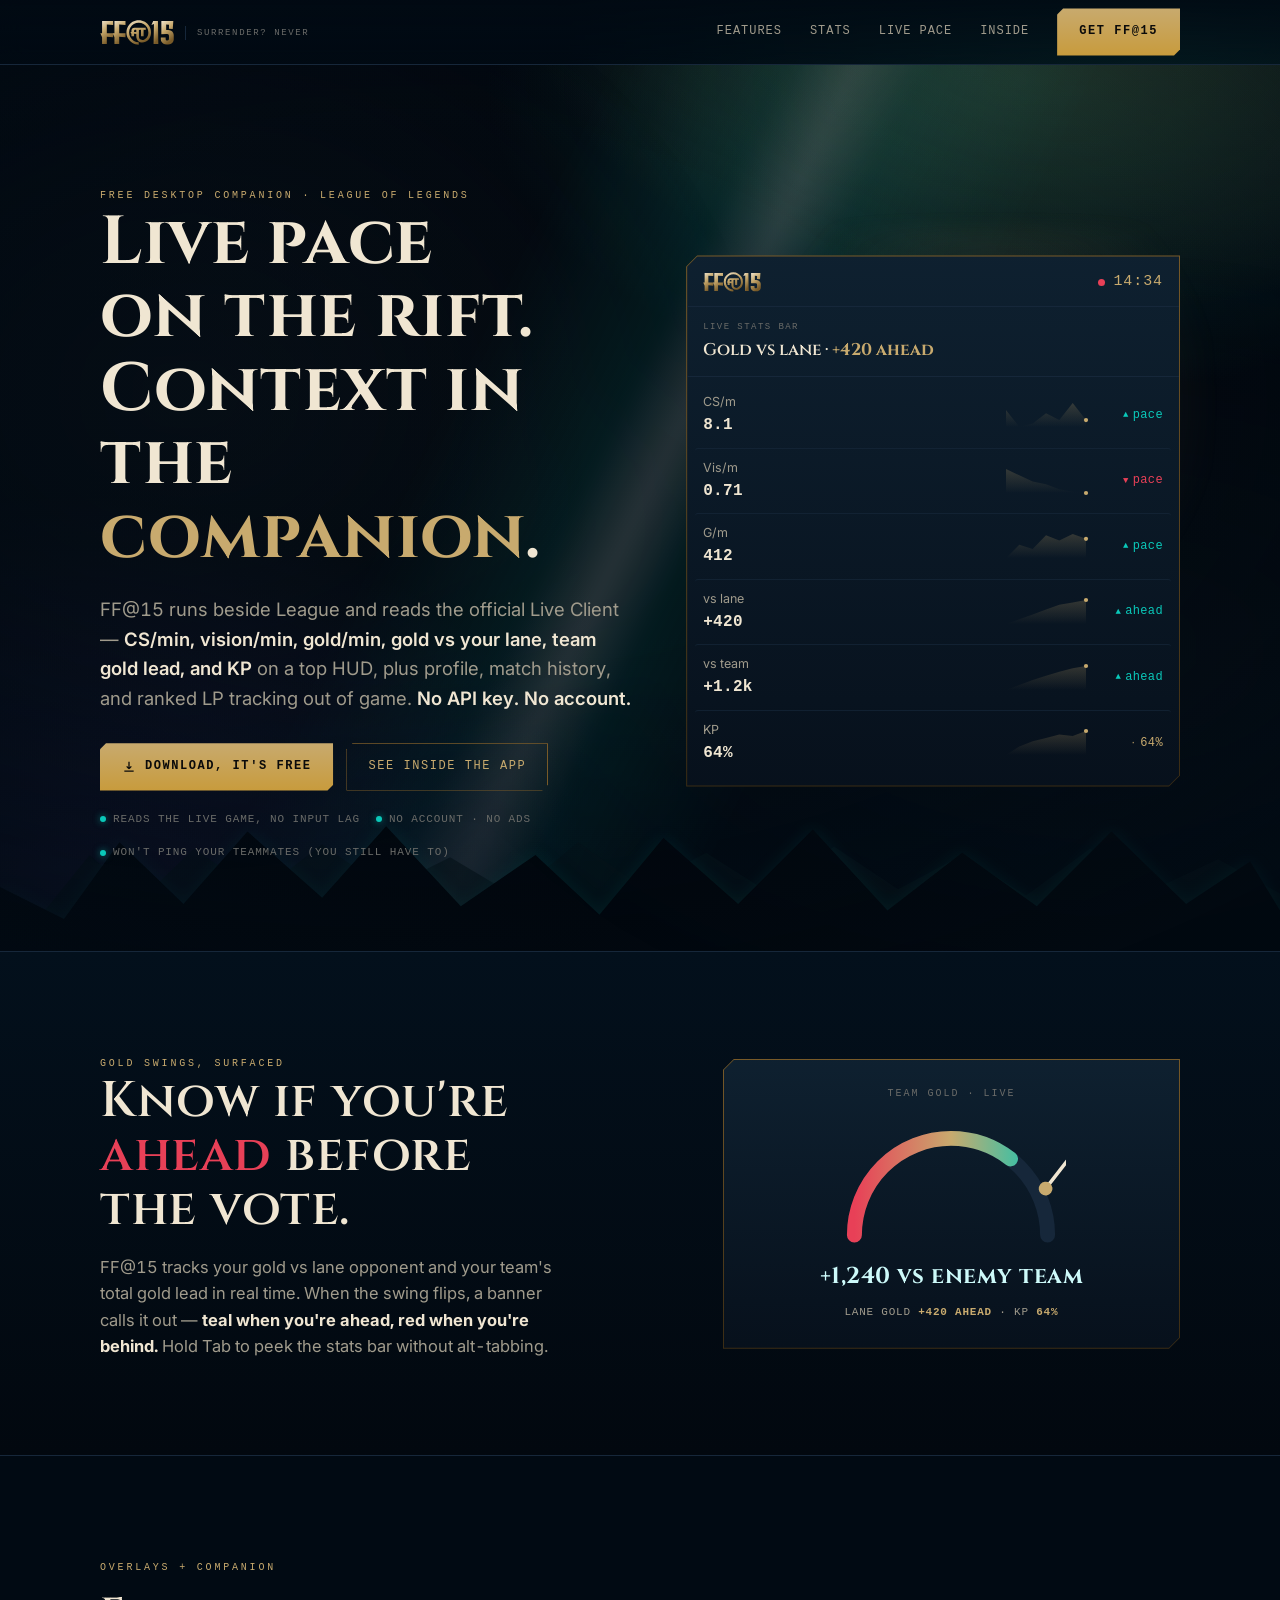
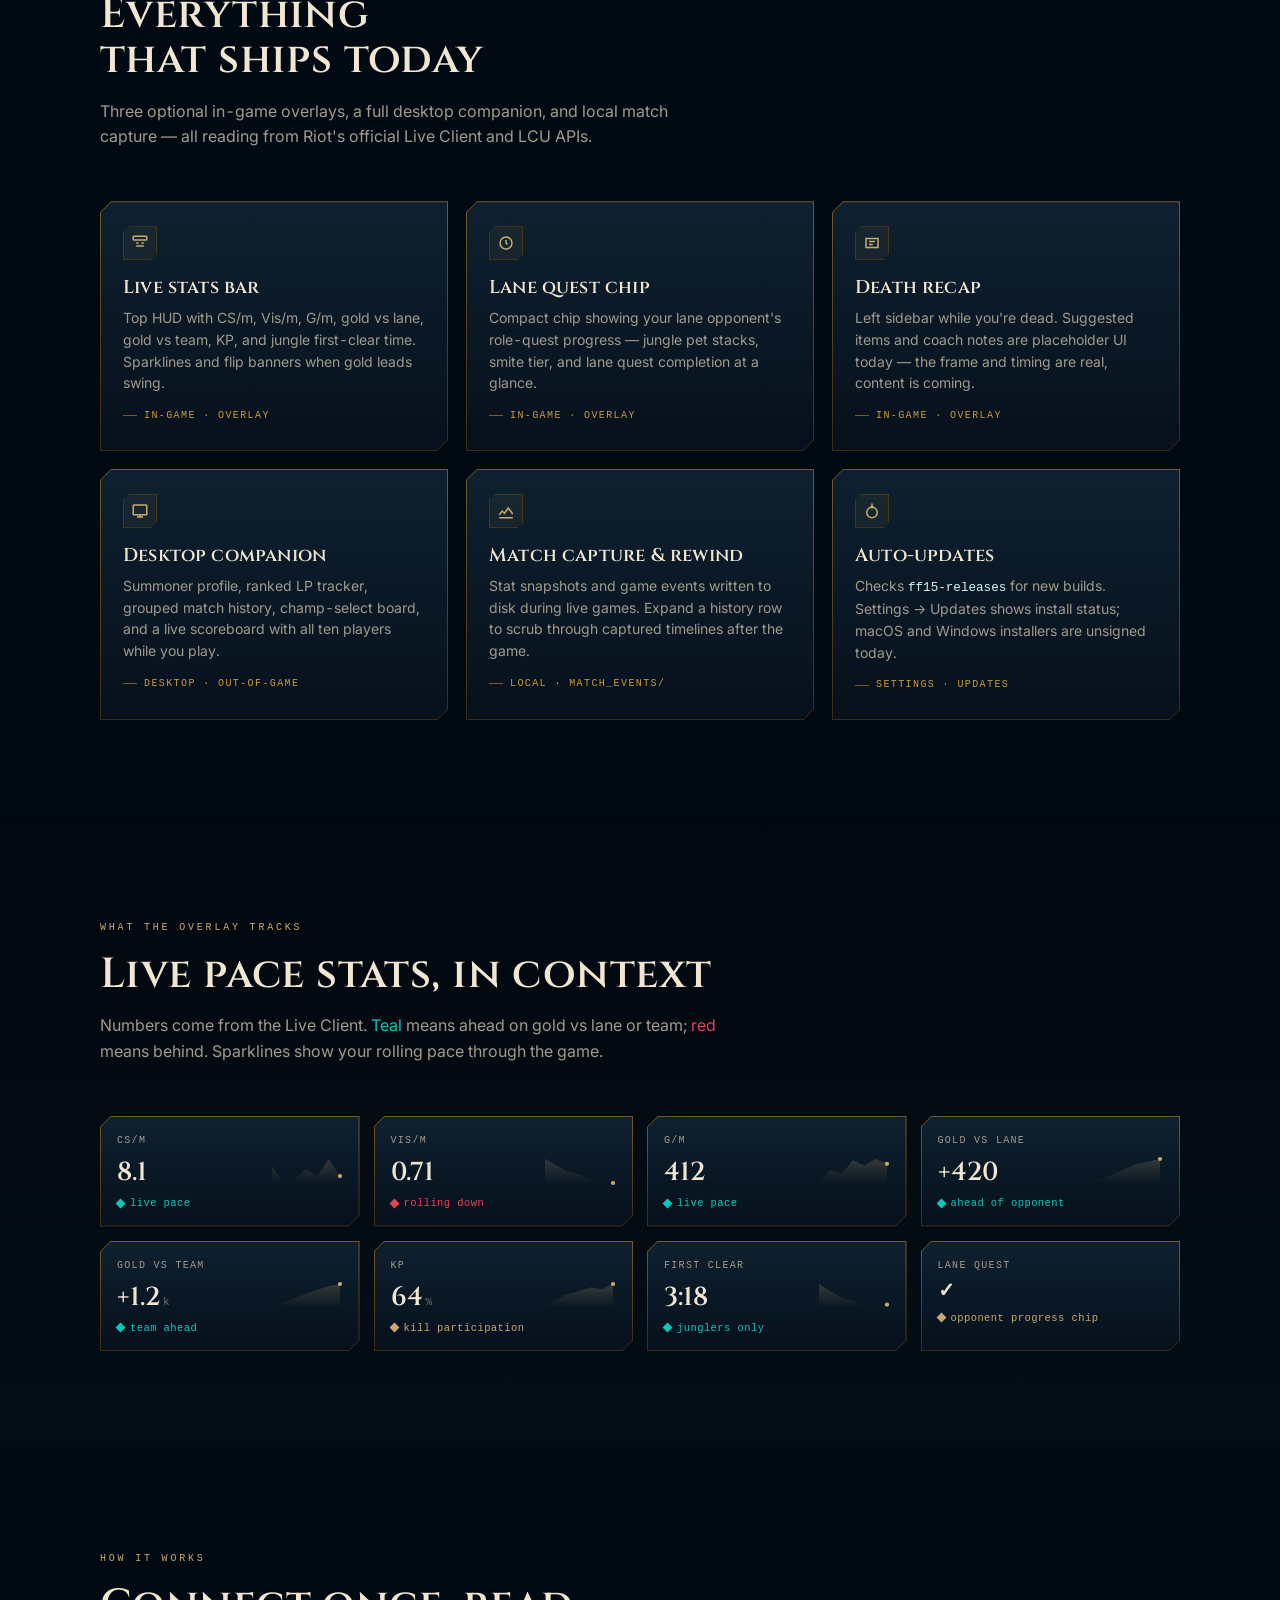
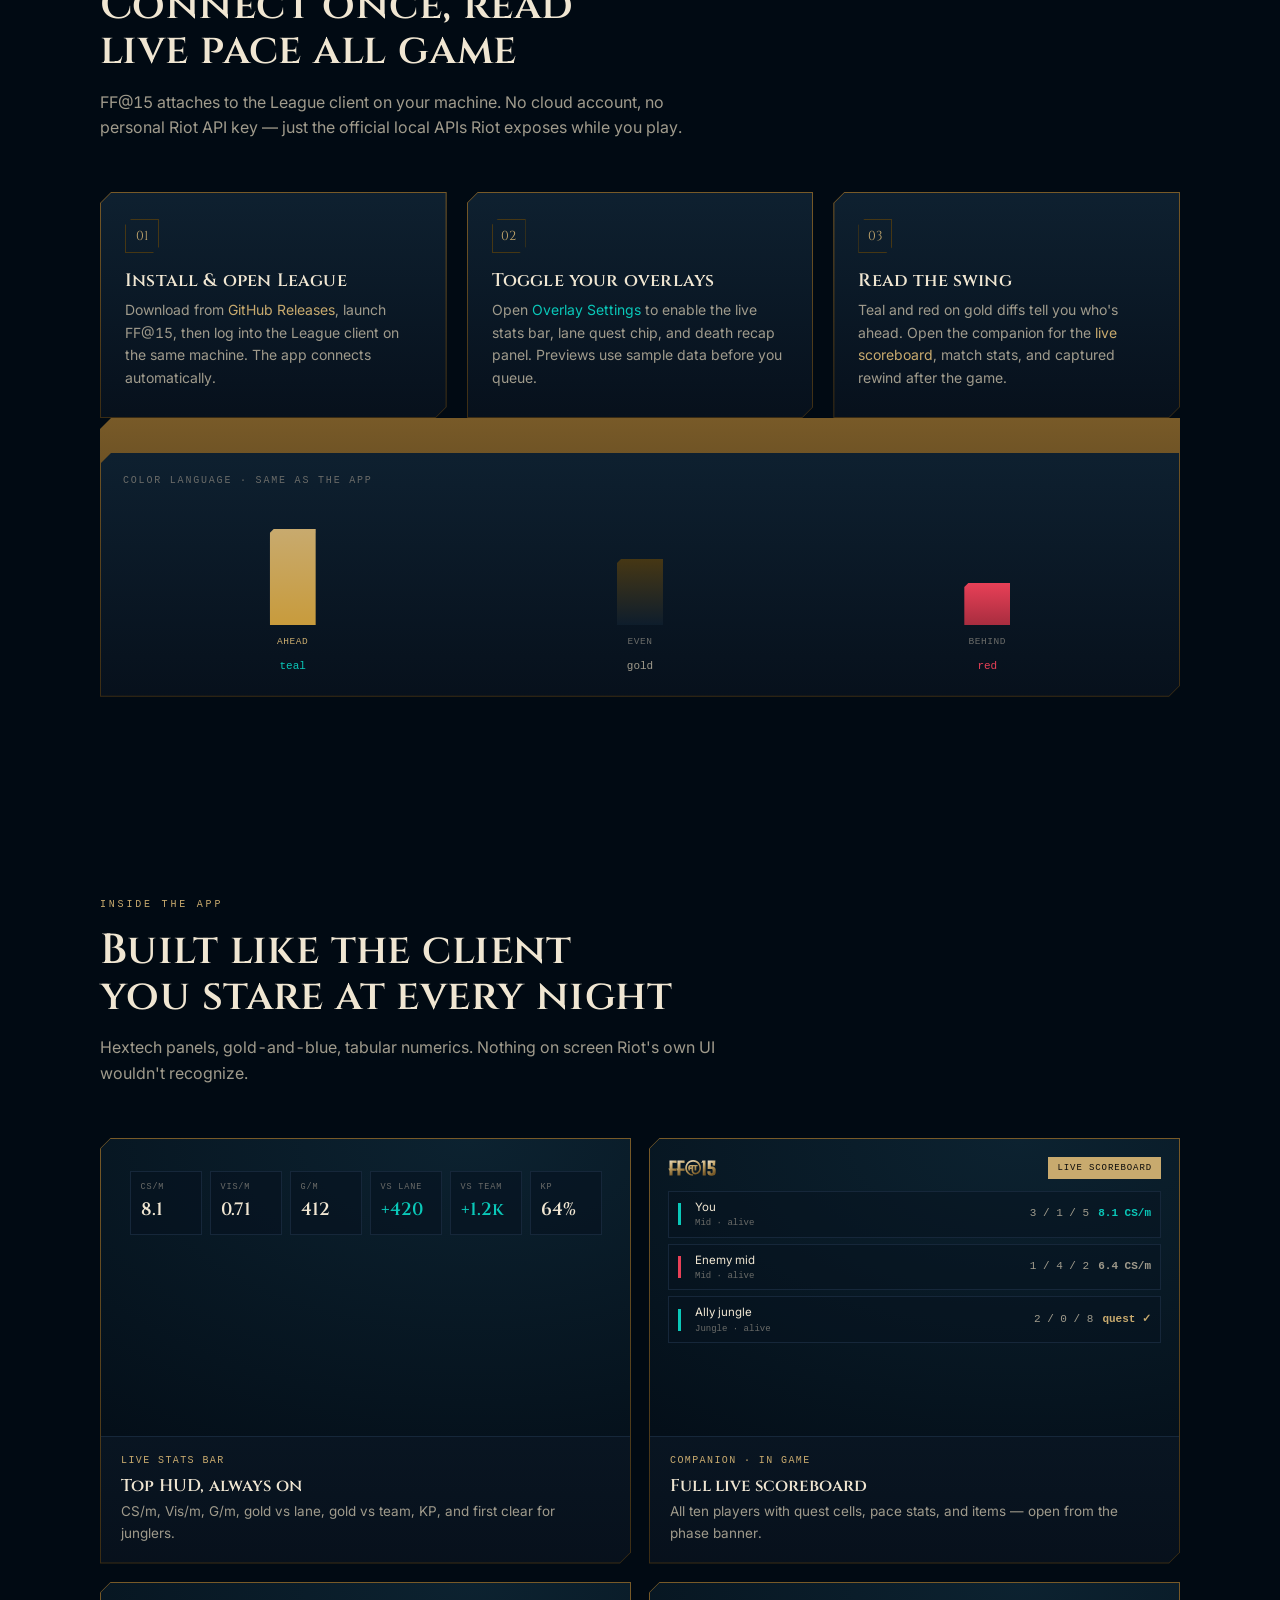
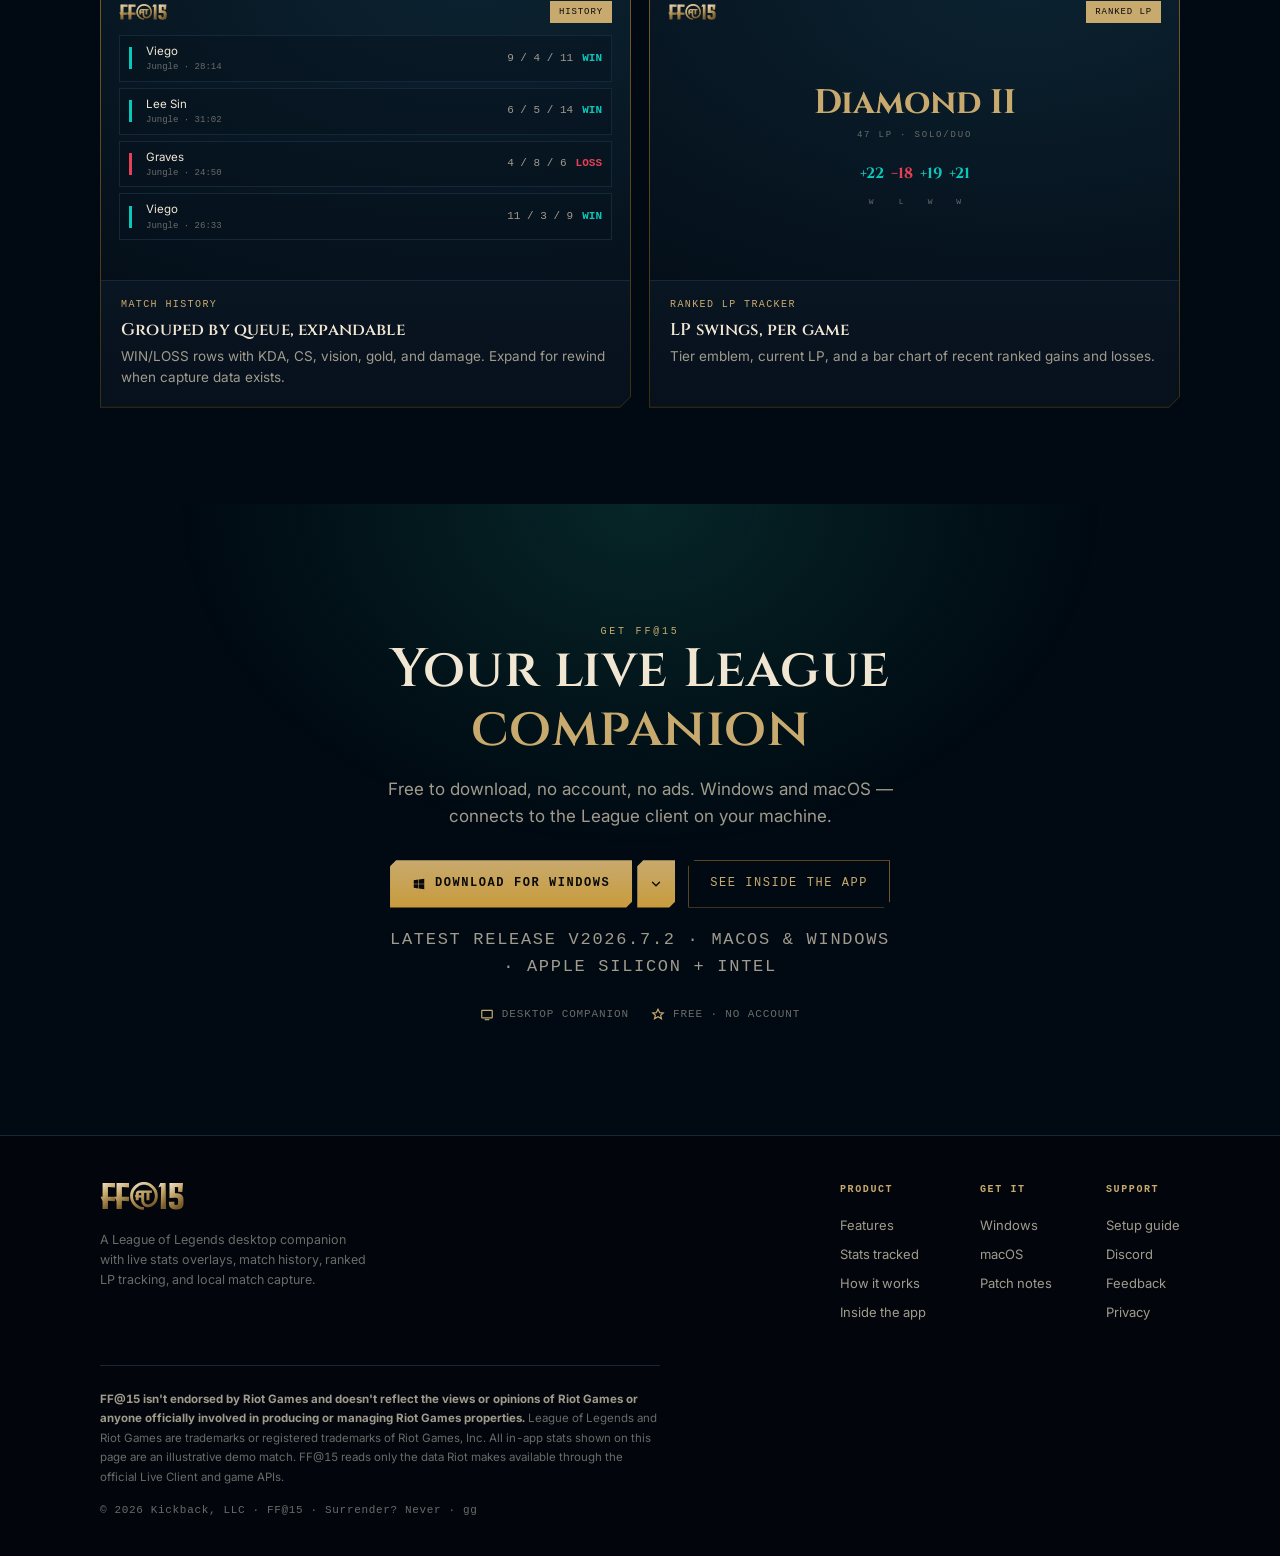
<file: index.html>
<!doctype html>
<html lang="en">
<head>
<meta charset="utf-8"/>
<meta name="viewport" content="width=device-width,initial-scale=1"/>
<title>FF@15: Live League companion &amp; overlay</title>
<meta name="description" content="Free desktop companion for League of Legends — live stats overlays (CS/min, gold pace vs lane and team, vision, KP), match history, ranked LP tracking, and match rewind."/>
<meta name="theme-color" content="#010A13"/>

<!-- ====== Social / Open Graph ======
     Replace https://ff15gg.com with your real deployed domain before going live.
     og:image MUST be an absolute URL for previews to render. -->
<link rel="canonical" href="https://ff15gg.com/"/>
<meta property="og:type" content="website"/>
<meta property="og:site_name" content="FF@15"/>
<meta property="og:url" content="https://ff15gg.com/"/>
<meta property="og:title" content="FF@15: Live League companion &amp; overlay"/>
<meta property="og:description" content="Free desktop companion for League of Legends — live stats overlays, match history, ranked LP tracking, and captured match rewind."/>
<meta property="og:image" content="https://ff15gg.com/og-image.png"/>
<meta property="og:image:secure_url" content="https://ff15gg.com/og-image.png"/>
<meta property="og:image:type" content="image/png"/>
<meta property="og:image:width" content="1200"/>
<meta property="og:image:height" content="630"/>
<meta property="og:image:alt" content="FF@15 live overlay over Summoner's Rift at night. Live stats bar with CS/m, gold vs lane, and team gold lead."/>
<meta name="twitter:card" content="summary_large_image"/>
<meta name="twitter:title" content="FF@15: Live League companion &amp; overlay"/>
<meta name="twitter:description" content="Free desktop companion for League of Legends — live stats overlays, match history, ranked LP tracking, and captured match rewind."/>
<meta name="twitter:image" content="https://ff15gg.com/og-image.png"/>
<meta name="twitter:image:alt" content="FF@15 live overlay over Summoner's Rift at night."/>

<link rel="stylesheet" href="/assets/ff15-tokens.css"/>
<style>
  :root{
    --bg-2:#02060c;
    --red:var(--behind);
  }
  *{box-sizing:border-box;margin:0;padding:0}
  html{scroll-behavior:smooth;overflow-x:hidden}
  svg.spk{display:block;width:100%;min-width:0;max-width:100%}
  body{
    background:var(--bg);color:var(--fg);font-family:var(--fb);line-height:1.6;
    -webkit-font-smoothing:antialiased;font-variant-numeric:tabular-nums;overflow-x:hidden;
  }
  /* hairline rune grid wash across the page */
  body::before{content:"";position:fixed;inset:0;pointer-events:none;z-index:0;opacity:.4;
    background:linear-gradient(transparent 96%,rgba(120,90,40,.05) 96%) 0 0/100% 44px,
      linear-gradient(90deg,transparent 96%,rgba(120,90,40,.05) 96%) 0 0/44px 100%;
    mask:radial-gradient(140% 70% at 50% 0%,#000,transparent 78%);}
  .wrap{max-width:1160px;margin:0 auto;padding:0 clamp(18px,4vw,40px);position:relative;z-index:1}
  a{color:inherit;text-decoration:none}
  h1,h2,h3{font-family:var(--fd);font-weight:600;letter-spacing:.01em;line-height:1.08;text-wrap:balance}
  .mono{font-family:var(--fm)}
  .kicker{color:var(--gold)}

  /* ---- buttons ---- */
  .btn{display:inline-flex;align-items:center;gap:9px;font-family:var(--fm);font-size:12px;
    letter-spacing:.13em;text-transform:uppercase;padding:14px 22px;cursor:pointer;border:0;
    clip-path:var(--bevel-btn);transition:transform .15s,filter .15s,background .15s;position:relative}
  .btn:hover{transform:translateY(-2px)}
  .btn-gold{background:linear-gradient(180deg,var(--gold),var(--gold-2));color:#0a0a0a;font-weight:700;
    box-shadow:0 6px 22px rgba(200,155,60,.28)}
  .btn-gold:hover{filter:brightness(1.08)}
  .btn-ghost{background:transparent;color:var(--gold);box-shadow:inset 0 0 0 1px var(--border-gold)}
  .btn-ghost:hover{background:rgba(200,170,110,.07);color:var(--blue-light);box-shadow:inset 0 0 0 1px var(--gold)}
  .btn svg{width:14px;height:14px}

  /* ---- nav ---- */
  header.nav{position:sticky;top:0;z-index:50;backdrop-filter:blur(12px);-webkit-backdrop-filter:blur(12px);
    background:linear-gradient(180deg,rgba(1,10,19,.92),rgba(1,10,19,.62));border-bottom:1px solid var(--line)}
  .nav-in{display:flex;align-items:center;gap:22px;height:64px}
  .brand{display:flex;align-items:center;gap:11px}
  .brand .logo{width:74px;height:25px;display:block}
  .brand .tag{font-family:var(--fm);font-size:9px;letter-spacing:.18em;color:var(--dim);text-transform:uppercase;
    border-left:1px solid var(--line);padding-left:11px;margin-top:2px}
  .nav-links{margin-left:auto;display:flex;align-items:center;gap:28px}
  .nav-links a.lk{font-family:var(--fm);font-size:12px;letter-spacing:.08em;color:var(--muted);text-transform:uppercase;transition:color .15s}
  .nav-links a.lk:hover{color:var(--gold)}
  @media(max-width:780px){.nav-links a.lk{display:none}}

  /* ---- hero ---- */
  .hero{position:relative;padding:clamp(64px,9vw,118px) 0 clamp(56px,7vw,92px)}
  .hero::before{content:"";position:absolute;inset:-10% -20% auto;height:120%;z-index:0;pointer-events:none;
    background:radial-gradient(60% 70% at 78% 8%,rgba(16,80,72,.55),transparent 55%),
      radial-gradient(55% 60% at 8% 80%,rgba(40,35,80,.4),transparent 60%);}
  .hero-grid{position:relative;z-index:1;display:grid;grid-template-columns:1.04fr .96fr;gap:clamp(28px,4vw,56px);align-items:center}
  @media(max-width:900px){.hero-grid{grid-template-columns:1fr;gap:42px}}
  .hero h1{font-size:clamp(38px,6vw,68px);font-weight:700}
  .hero h1 .em{color:var(--gold)}
  .hero h1 .ff{color:var(--red);white-space:nowrap}
  .hero .lede{color:var(--muted);font-size:clamp(15px,1.6vw,18.5px);margin-top:22px;max-width:52ch}
  .hero .lede b{color:var(--fg);font-weight:600}
  .hero-cta{display:flex;gap:13px;flex-wrap:wrap;margin-top:30px}
  .hero-sub{display:flex;gap:16px;flex-wrap:wrap;margin-top:20px;font-family:var(--fm);font-size:11px;
    letter-spacing:.08em;color:var(--dim);text-transform:uppercase}
  .hero-sub span{display:inline-flex;align-items:center;gap:7px}
  .hero-sub .dot{width:6px;height:6px;border-radius:50%;background:var(--blue);box-shadow:0 0 7px rgba(10,200,185,.6)}

  /* ---- Summoner's Rift at night (original CSS/SVG scene) ---- */
  .rift{position:absolute;inset:0;z-index:0;overflow:hidden;pointer-events:none}
  .rift>*{position:absolute}
  .rift .sky{inset:0;background:
    radial-gradient(78% 66% at 84% -8%,rgba(200,155,60,.20),transparent 55%),
    radial-gradient(70% 60% at 80% 2%,rgba(16,92,84,.50),transparent 60%),
    radial-gradient(64% 70% at 6% 92%,rgba(44,38,92,.40),transparent 62%),
    linear-gradient(180deg,#02070e 0%,#01060c 58%,var(--bg) 100%)}
  /* river of light cutting diagonally toward the horizon */
  .rift .river{inset:-24% -12%;
    background:linear-gradient(116deg,transparent 39%,rgba(10,200,185,.09) 47%,rgba(205,250,250,.17) 50%,rgba(10,200,185,.09) 53%,transparent 61%);
    filter:blur(7px);mix-blend-mode:screen}
  .rift .trees{bottom:0;left:0;width:100%;height:auto;display:block}
  .rift .trees.far{opacity:.62}
  .rift .trees.near{filter:drop-shadow(0 -1px 8px rgba(10,200,185,.11))}
  .rift .fog{inset:-30%;filter:blur(34px);
    background:radial-gradient(40% 48% at 28% 42%,rgba(120,150,160,.07),transparent 70%),
      radial-gradient(48% 40% at 72% 60%,rgba(80,112,124,.06),transparent 70%);
    animation:riftFog 28s ease-in-out infinite alternate}
  @keyframes riftFog{from{transform:translate3d(-2%,0,0)}to{transform:translate3d(3.5%,-2%,0)}}
  .rift .motes i{position:absolute;width:3px;height:3px;border-radius:50%;background:var(--gold);
    box-shadow:0 0 7px 1px rgba(200,170,110,.7);opacity:0;animation:riftMote linear infinite}
  .rift .motes i.t{background:var(--blue-light);box-shadow:0 0 7px 1px rgba(10,200,185,.7)}
  @keyframes riftMote{0%{opacity:0;transform:translateY(12px) scale(.8)}
    16%{opacity:.9}82%{opacity:.65}100%{opacity:0;transform:translateY(-64px) scale(1.05)}}
  /* vignette keeps the copy column dark + legible */
  .rift .vig{inset:0;background:
    radial-gradient(120% 95% at 32% 38%,transparent 32%,rgba(1,10,19,.5) 80%),
    linear-gradient(90deg,rgba(1,10,19,.58),transparent 47%)}
  @media(prefers-reduced-motion:reduce){.rift .fog,.rift .motes i{animation:none}}

  /* ---- hero HUD mockup ---- */
  .hud{position:relative}
  .hud-glow{position:absolute;inset:-30px;background:radial-gradient(60% 60% at 60% 30%,rgba(200,170,110,.16),transparent 70%);filter:blur(8px);z-index:0}
  .hud-card{position:relative;z-index:1}
  .hud-top{display:flex;align-items:center;gap:12px;padding:14px 16px 12px;border-bottom:1px solid var(--line)}
  .hud-top .logo{width:58px;height:20px}
  .clock{margin-left:auto;display:flex;align-items:center;gap:8px}
  .clock .live{width:7px;height:7px;border-radius:50%;background:var(--red);box-shadow:0 0 0 0 rgba(232,64,87,.6);animation:pulse 1.8s infinite}
  @keyframes pulse{0%{box-shadow:0 0 0 0 rgba(232,64,87,.55)}70%{box-shadow:0 0 0 8px rgba(232,64,87,0)}100%{box-shadow:0 0 0 0 rgba(232,64,87,0)}}
  .clock .t{font-family:var(--fm);font-size:15px;color:var(--gold);letter-spacing:.06em}
  .pace{padding:13px 16px;border-bottom:1px solid var(--line);display:flex;align-items:center;gap:13px}
  .pace .ring{width:42px;height:42px;flex:0 0 auto}
  .pace .pace-txt .lab{font-family:var(--fm);font-size:9px;letter-spacing:.16em;color:var(--dim);text-transform:uppercase}
  .pace .pace-txt .val{font-family:var(--fd);font-size:17px;color:var(--fg);font-weight:600;margin-top:1px}
  .pace .pace-txt .val b{color:var(--gold)}
  .rows{padding:6px 8px 10px}
  .row{display:grid;grid-template-columns:1fr 86px 64px;align-items:center;gap:10px;padding:9px 8px;border-radius:3px}
  .row+.row{border-top:1px solid rgba(22,39,58,.7)}
  .row .name{font-size:12.5px;color:var(--muted)}
  .row .name b{display:block;color:var(--fg);font-size:16px;font-family:var(--fm);letter-spacing:.02em;margin-top:1px}
  .row .spk{height:30px}
  .row .delta{justify-self:end;font-family:var(--fm);font-size:12px;letter-spacing:.03em;display:flex;align-items:center;gap:4px;white-space:nowrap}
  .up{color:var(--ahead)} .down{color:var(--behind)} .on{color:var(--gold)}
  .row .delta .ar{font-size:9px}

  /* ---- section scaffolding ---- */
  section{position:relative;padding:clamp(56px,8vw,96px) 0}
  .sec-head{max-width:62ch;margin-bottom:clamp(34px,4vw,52px)}
  .sec-head h2{font-size:clamp(26px,3.6vw,42px);margin-top:14px}
  .sec-head p{color:var(--muted);font-size:16px;margin-top:16px}
  .divider{height:1px;background:linear-gradient(90deg,transparent,var(--border-gold),transparent);opacity:.5}

  /* reveal */
  .rv{opacity:0;transform:translateY(22px);transition:opacity .7s cubic-bezier(.2,.7,.2,1),transform .7s cubic-bezier(.2,.7,.2,1)}
  .rv.in{opacity:1;transform:none}

  /* ---- hook band ---- */
  .hook{background:linear-gradient(180deg,#03101c,#02080f);border-top:1px solid var(--line);border-bottom:1px solid var(--line)}
  .hook-grid{display:grid;grid-template-columns:1.1fr .9fr;gap:clamp(30px,5vw,64px);align-items:center}
  @media(max-width:820px){.hook-grid{grid-template-columns:1fr;gap:36px}}
  .hook h2{font-size:clamp(28px,4.2vw,50px)}
  .hook h2 .slash{color:var(--red)}
  .hook p{color:var(--muted);font-size:16.5px;margin-top:18px;max-width:46ch}
  .hook p b{color:var(--fg)}
  /* verdict gauge */
  .verdict{padding:26px 24px;text-align:center}
  .verdict .lab{font-family:var(--fm);font-size:10px;letter-spacing:.2em;color:var(--dim);text-transform:uppercase}
  .gauge{width:230px;max-width:80%;margin:18px auto 4px;display:block}
  .verdict .call{font-family:var(--fd);font-size:23px;font-weight:700;color:var(--blue-light);margin-top:6px;letter-spacing:.02em}
  .verdict .sub{font-family:var(--fm);font-size:11px;letter-spacing:.07em;color:var(--muted);margin-top:8px;text-transform:uppercase}
  .verdict .sub b{color:var(--gold)}

  /* ---- features ---- */
  .feat-grid{display:grid;grid-template-columns:repeat(3,1fr);gap:18px}
  @media(max-width:900px){.feat-grid{grid-template-columns:repeat(2,1fr)}}
  @media(max-width:600px){.feat-grid{grid-template-columns:1fr}}
  .feat{padding:24px 22px 26px;height:100%}
  .feat .ic{width:34px;height:34px;display:grid;place-items:center;color:var(--gold);
    box-shadow:inset 0 0 0 1px var(--line-gold);clip-path:var(--bevel-sm);background:rgba(200,170,110,.06)}
  .feat .ic svg{width:18px;height:18px}
  .feat h3{font-size:18.5px;margin-top:18px;color:var(--fg)}
  .feat p{color:var(--muted);font-size:14px;margin-top:9px;line-height:1.55}
  .feat .meta{font-family:var(--fm);font-size:10px;letter-spacing:.14em;text-transform:uppercase;color:var(--gold-2);margin-top:14px;display:flex;align-items:center;gap:7px}
  .feat .meta::before{content:"";width:14px;height:1px;background:var(--border-gold)}

  /* ---- stats tracked ---- */
  .stats{background:linear-gradient(180deg,#02080f,#040d16)}
  .stat-grid{display:grid;grid-template-columns:repeat(4,1fr);gap:14px}
  @media(max-width:860px){.stat-grid{grid-template-columns:repeat(2,1fr)}}
  .stat{padding:16px 16px 14px}
  .stat .sn{font-family:var(--fm);font-size:10px;letter-spacing:.13em;text-transform:uppercase;color:var(--muted)}
  .stat .row2{display:flex;align-items:flex-end;justify-content:space-between;gap:8px;margin-top:7px}
  .stat .v{font-family:var(--fd);font-size:26px;font-weight:600;color:var(--fg);line-height:1}
  .stat .v small{font-family:var(--fm);font-size:11px;color:var(--dim);font-weight:400;margin-left:3px}
  .stat .spk{height:30px;width:74px;flex:0 0 auto}
  .stat .bm{font-family:var(--fm);font-size:10.5px;letter-spacing:.04em;margin-top:9px;display:flex;align-items:center;gap:6px}
  .stat .bm .pip{width:7px;height:7px;transform:rotate(45deg)}

  /* ---- how it works ---- */
  .steps{display:grid;grid-template-columns:repeat(3,1fr);gap:20px;counter-reset:s}
  @media(max-width:820px){.steps{grid-template-columns:1fr;gap:14px}}
  .step{padding:26px 24px 28px;position:relative;counter-increment:s}
  .step .no{font-family:var(--fd);font-size:13px;color:var(--gold);width:34px;height:34px;display:grid;place-items:center;
    box-shadow:inset 0 0 0 1px var(--line-gold);clip-path:var(--bevel-sm)}
  .step .no::before{content:counter(s,decimal-leading-zero)}
  .step h3{font-size:18px;margin-top:18px;color:var(--fg)}
  .step p{color:var(--muted);font-size:14px;margin-top:9px}
  .step p .g{color:var(--gold)} .step p .t{color:var(--blue)}
  /* rank ladder */
  .ladder{margin-top:34px;padding:20px 22px}
  .ladder .lab{font-family:var(--fm);font-size:10px;letter-spacing:.18em;text-transform:uppercase;color:var(--dim);margin-bottom:16px}
  .tiers{display:flex;align-items:flex-end;gap:8px}
  .tier{flex:1;display:flex;flex-direction:column;align-items:center;gap:9px;justify-content:flex-end}
  .tier .track{width:100%;height:120px;display:flex;align-items:flex-end;justify-content:center}
  .tier .bar{width:100%;max-width:46px;height:0;clip-path:polygon(4px 0,100% 0,100% 100%,0 100%,0 4px);
    background:linear-gradient(180deg,var(--line-gold),#0e1d2c);position:relative;transition:height .9s cubic-bezier(.2,.7,.2,1)}
  .tier .bar.goal{background:linear-gradient(180deg,var(--gold),var(--gold-2));box-shadow:0 0 18px rgba(200,170,110,.35)}
  .tier .tn{font-family:var(--fm);font-size:9.5px;letter-spacing:.06em;color:var(--dim);text-transform:uppercase}
  .tier.goal .tn{color:var(--gold)}
  .tier .tv{font-family:var(--fm);font-size:11px;color:var(--muted)}
  .tier.goal .tv{color:var(--gold-bright)}

  /* ---- showcase ---- */
  .show-grid{display:grid;grid-template-columns:repeat(2,1fr);gap:18px}
  @media(max-width:760px){.show-grid{grid-template-columns:1fr}}
  .shot{padding:0;overflow:hidden}
  .shot .cap{padding:16px 20px 18px;border-top:1px solid var(--line)}
  .shot .cap .t{font-family:var(--fm);font-size:10px;letter-spacing:.14em;text-transform:uppercase;color:var(--gold)}
  .shot .cap h3{font-size:17px;margin-top:8px;color:var(--fg)}
  .shot .cap p{color:var(--muted);font-size:13.5px;margin-top:6px}
  .shot .frame{aspect-ratio:16/9;position:relative;overflow:hidden;background:radial-gradient(120% 120% at 70% 0%,#0c2230,#040f19)}
  .shot .frame .px{position:absolute;inset:18px;display:flex;flex-direction:column}

  /* mini in-frame mock: expanded panel */
  .mk-head{display:flex;align-items:center;gap:8px;margin-bottom:12px}
  .mk-head .logo{width:48px;height:16px}
  .mk-head .tabs{margin-left:auto;display:flex;gap:5px}
  .mk-head .tabs span{font-family:var(--fm);font-size:9px;letter-spacing:.1em;text-transform:uppercase;color:var(--dim);padding:4px 9px;box-shadow:inset 0 0 0 1px var(--line)}
  .mk-head .tabs span.on{color:#0a0a0a;background:var(--gold);box-shadow:none}
  .mk-charts{flex:1;display:grid;grid-template-columns:1fr 1fr;gap:10px}
  .mk-ch{padding:10px 11px;box-shadow:inset 0 0 0 1px var(--line);background:rgba(6,18,30,.6);display:flex;flex-direction:column}
  .mk-ch .cn{font-family:var(--fm);font-size:8.5px;letter-spacing:.1em;text-transform:uppercase;color:var(--dim)}
  .mk-ch .cv{font-family:var(--fd);font-size:18px;color:var(--fg);margin-top:2px;font-weight:600}
  .mk-ch .cv small{font-family:var(--fm);font-size:9px;color:var(--blue);margin-left:4px}
  .mk-ch .spk{flex:1;min-height:26px;margin-top:6px}

  /* mini in-frame mock: live scoreboard */
  .mk-build{flex:1;display:flex;flex-direction:column;gap:9px}
  .mk-build .br{display:flex;align-items:center;gap:10px;padding:8px 10px;box-shadow:inset 0 0 0 1px var(--line);background:rgba(6,18,30,.55)}
  .mk-build .it{width:30px;height:30px;flex:0 0 auto;clip-path:var(--bevel-sm);background:linear-gradient(145deg,var(--line-gold),#0e1d2c);box-shadow:inset 0 0 0 1px var(--border-gold);display:grid;place-items:center;color:var(--gold);font-family:var(--fd);font-size:13px}
  .mk-build .bt{flex:1}
  .mk-build .bt .bn{font-size:12px;color:var(--fg)}
  .mk-build .bt .bd{font-family:var(--fm);font-size:9.5px;color:var(--muted);margin-top:1px}
  .mk-build .bc{font-family:var(--fm);font-size:10px;color:var(--gold)}
  .mk-skill{display:flex;gap:5px;margin-top:2px}
  .mk-skill span{flex:1;text-align:center;font-family:var(--fm);font-size:9px;padding:5px 0;color:var(--dim);box-shadow:inset 0 0 0 1px var(--line)}
  .mk-skill span.q{color:var(--blue);box-shadow:inset 0 0 0 1px rgba(10,200,185,.4)}

  /* mini in-frame mock: companion history */
  .mk-hist{flex:1;display:flex;flex-direction:column;gap:6px}
  .mk-hist .hr{display:grid;grid-template-columns:8px 1fr auto auto;align-items:center;gap:9px;padding:7px 10px;box-shadow:inset 0 0 0 1px var(--line);background:rgba(6,18,30,.5)}
  .mk-hist .hr .res{width:3px;height:22px}
  .mk-hist .hr.w .res{background:var(--ahead)} .mk-hist .hr.l .res{background:var(--behind)}
  .mk-hist .ch{font-size:11.5px;color:var(--fg)}
  .mk-hist .ch small{display:block;font-family:var(--fm);font-size:9px;color:var(--dim)}
  .mk-hist .kda{font-family:var(--fm);font-size:11px;color:var(--muted)}
  .mk-hist .gr{font-family:var(--fd);font-size:13px;font-weight:700}

  /* mini in-frame mock: LP tracker */
  .mk-vd{flex:1;display:flex;flex-direction:column;align-items:center;justify-content:center;text-align:center}
  .mk-vd .gr{font-family:var(--fd);font-size:46px;font-weight:700;color:var(--gold);line-height:1}
  .mk-vd .gl{font-family:var(--fm);font-size:9px;letter-spacing:.2em;text-transform:uppercase;color:var(--dim);margin-top:8px}
  .mk-vd .grades{display:flex;gap:7px;margin-top:16px}
  .mk-vd .gd{text-align:center}
  .mk-vd .gd b{font-family:var(--fd);font-size:15px;font-weight:700;display:block}
  .mk-vd .gd small{font-family:var(--fm);font-size:8px;letter-spacing:.08em;text-transform:uppercase;color:var(--dim)}

  /* ---- final CTA ---- */
  .cta{position:relative;text-align:center;padding:clamp(64px,9vw,112px) 0}
  .cta::before{content:"";position:absolute;inset:0;background:radial-gradient(60% 90% at 50% 0%,rgba(16,80,72,.4),transparent 60%);z-index:0}
  .cta-in{position:relative;z-index:1;max-width:60ch;margin:0 auto}
  .cta h2{font-size:clamp(30px,4.6vw,54px)}
  .cta h2 .g{color:var(--gold)}
  .cta p{color:var(--muted);font-size:17px;margin-top:18px}
  .cta-btns{display:flex;gap:13px;justify-content:center;flex-wrap:wrap;margin-top:30px}
  .platforms{display:flex;gap:22px;justify-content:center;flex-wrap:wrap;margin-top:26px;font-family:var(--fm);
    font-size:11px;letter-spacing:.08em;text-transform:uppercase;color:var(--dim)}
  .platforms span{display:inline-flex;align-items:center;gap:8px}
  .platforms svg{width:14px;height:14px;color:var(--gold)}

  /* ---- smart download split button ---- */
  .dl{position:relative;display:inline-flex;gap:5px;vertical-align:top;text-align:left}
  .dl-toggle{padding:14px 12px}
  .dl-toggle svg{width:14px;height:14px;transition:transform .18s}
  .dl[data-open] .dl-toggle svg{transform:rotate(180deg)}
  .dl-menu{position:absolute;top:calc(100% + 9px);left:0;min-width:255px;z-index:40;
    background:var(--surface);border:1px solid var(--border-gold);clip-path:var(--bevel-sm);
    padding:6px;box-shadow:0 20px 46px rgba(0,0,0,.6);
    opacity:0;visibility:hidden;transform:translateY(-7px);transition:opacity .16s,transform .16s,visibility .16s}
  .dl[data-open] .dl-menu{opacity:1;visibility:visible;transform:none}
  .dl-menu a{display:flex;align-items:center;gap:12px;padding:11px 13px;color:var(--fg);
    font-family:var(--fm);font-size:12.5px;letter-spacing:.04em;text-decoration:none;
    clip-path:var(--bevel-sm);transition:background .14s,color .14s}
  .dl-menu a:hover{background:rgba(200,170,110,.1);color:var(--blue-light)}
  .dl-menu a svg{width:18px;height:18px;color:var(--gold);flex:none}
  .dl-menu a:hover svg{color:var(--blue-light)}
  .dl-sub{display:block;color:var(--dim);font-size:10px;letter-spacing:.11em;text-transform:uppercase;margin-top:3px;font-weight:400}
  .dl-rel{border-top:1px solid var(--line);margin-top:5px;padding-top:13px !important;
    color:var(--muted);text-transform:uppercase;font-size:11px;letter-spacing:.13em}
  .cta-ver{font-family:var(--fm);font-size:11px;letter-spacing:.1em;text-transform:uppercase;
    color:var(--dim);margin-top:18px}
  .cta-ver a{color:var(--gold);text-decoration:none;border-bottom:1px solid var(--line-gold)}
  .cta-ver a:hover{color:var(--blue-light)}

  /* ---- footer ---- */
  footer{border-top:1px solid var(--line);background:var(--bg-2);padding:46px 0 38px}
  .foot-in{display:flex;gap:30px;flex-wrap:wrap;align-items:flex-start;justify-content:space-between}
  .foot-brand .logo{width:84px;height:28px}
  .foot-brand p{color:var(--dim);font-size:12.5px;margin-top:12px;max-width:34ch;line-height:1.6}
  .foot-cols{display:flex;gap:54px;flex-wrap:wrap}
  .foot-col h4{font-family:var(--fm);font-size:10px;letter-spacing:.16em;text-transform:uppercase;color:var(--gold);margin-bottom:13px}
  .foot-col a{display:block;color:var(--muted);font-size:13px;padding:4px 0;transition:color .15s}
  .foot-col a:hover{color:var(--fg)}
  .legal{margin-top:38px;padding-top:24px;border-top:1px solid var(--line);color:var(--dim);font-size:11.5px;line-height:1.7;max-width:80ch}
  .legal b{color:var(--muted)}
  .copy{margin-top:14px;font-family:var(--fm);font-size:11px;letter-spacing:.06em;color:var(--dim)}
</style>
</head>
<body>

<!-- logo sprite -->
<svg width="0" height="0" style="position:absolute" aria-hidden="true">
  <defs>
    <linearGradient id="lg" x1="0" y1="0" x2="0.45" y2="1">
      <stop offset="0" stop-color="#F0E6D2"/><stop offset="0.45" stop-color="#C8AA6E"/><stop offset="1" stop-color="#785A28"/>
    </linearGradient>
    <symbol id="ff15" viewBox="0 0 179 60">
      <g transform="translate(0.8203,-9)" fill="url(#lg)" fill-rule="evenodd">
        <polygon points="30.9375 20.7109375 15.703125 19.65625 15.703125 40.671875 30.9375 40.671875 30.9375 50.359375 15.703125 49.3046875 15.703125 67 4.21875 67 4.21875 50.359375 0 40.671875 4.21875 40.671875 4.21875 11.0234375 30.9375 11.0234375"/>
        <polygon points="60.859375 20.7109375 45.625 19.65625 45.625 40.671875 60.859375 40.671875 60.859375 50.359375 45.625 49.3046875 45.625 67 34.140625 67 34.140625 50.359375 29.921875 40.671875 34.140625 40.671875 34.140625 11.0234375 60.859375 11.0234375"/>
        <path d="M92.8515625,9.1484375 C98.3203125,9.1484375 103.300781,10.4895833 107.792969,13.171875 C112.285156,15.8541667 115.865885,19.4414062 118.535156,23.9335938 C121.204427,28.4257812 122.539062,33.3932292 122.539062,38.8359375 C122.539062,41.9088542 122.19401,44.6041667 121.503906,46.921875 C120.813802,49.2395833 119.960938,51.21875 118.945312,52.859375 C117.929688,54.5 116.888021,55.8411458 115.820312,56.8828125 C113.867188,58.8880208 111.660156,60.4309896 109.199219,61.5117188 C106.738281,62.5924479 104.205729,63.1328125 101.601562,63.1328125 C97.6432292,63.1328125 94.2447917,61.8697917 91.40625,59.34375 C88.4635417,56.5833333 86.9791667,52.8984375 86.953125,48.2890625 L86.953125,42.6640625 L81.6015625,42.3125 L81.5625,42.3125 L81.5625,48.2890625 L75.234375,48.2890625 L75.234375,42.8984375 L72.8515625,37.546875 L75.234375,37.546875 L75.234375,34.4609375 C75.234375,32.5338542 75.8984375,30.8802083 77.2265625,29.5 C78.5546875,28.1197917 80.4296875,27.4296875 82.8515625,27.4296875 L109.765625,27.4296875 L109.765625,32.8203125 L104.6875,32.2734375 L104.6875,48.2890625 L98.3203125,48.2890625 L98.3203125,32.1953125 L93.3203125,32.7421875 L93.3203125,48.2109375 C93.3203125,50.2942708 93.7304688,51.9934896 94.5507812,53.3085938 C95.3710938,54.6236979 96.4192708,55.59375 97.6953125,56.21875 C98.9713542,56.84375 100.273438,57.15625 101.601562,57.15625 C103.346354,57.15625 105.052083,56.7135417 106.71875,55.828125 C108.385417,54.9427083 109.895833,53.8098958 111.25,52.4296875 C112.005208,51.6744792 112.753906,50.6848958 113.496094,49.4609375 C114.238281,48.2369792 114.863281,46.7526042 115.371094,45.0078125 C115.878906,43.2630208 116.132812,41.2057292 116.132812,38.8359375 C116.132812,34.5651042 115.084635,30.6328125 112.988281,27.0390625 C110.891927,23.4453125 108.079427,20.5611979 104.550781,18.3867188 C101.022135,16.2122396 97.1223958,15.125 92.8515625,15.125 C88.5807292,15.125 84.6875,16.2122396 81.171875,18.3867188 C77.65625,20.5611979 74.8502604,23.4453125 72.7539062,27.0390625 C70.6575521,30.6328125 69.609375,34.5651042 69.609375,38.8359375 C69.609375,43.1328125 70.6575521,47.078125 72.7539062,50.671875 C74.8502604,54.265625 77.65625,57.1497396 81.171875,59.3242188 C84.6875,61.4986979 88.5807292,62.5859375 92.8515625,62.5859375 L92.8515625,68.5234375 C87.4088542,68.5234375 82.4414062,67.1888021 77.9492188,64.5195312 C73.4570312,61.8502604 69.8697917,58.2695312 67.1875,53.7773438 C64.5052083,49.2851562 63.1640625,44.3046875 63.1640625,38.8359375 C63.1640625,33.3932292 64.5052083,28.4257812 67.1875,23.9335938 C69.8697917,19.4414062 73.4570312,15.8541667 77.9492188,13.171875 C82.4414062,10.4895833 87.4088542,9.1484375 92.8515625,9.1484375 Z M81.5625,37.546875 L86.953125,37.546875 L86.953125,32.6640625 L86.9140625,32.6640625 C86.3151042,32.6380208 85.7682292,32.625 85.2734375,32.625 C83.9192708,32.625 82.9947917,32.7552083 82.5,33.015625 C81.875,33.3541667 81.5625,34.34375 81.5625,35.984375 L81.5625,37.546875 Z"/>
        <polygon points="127.851562 11.0234375 139.335938 11.0234375 140.234375 67 128.789062 67 129.6875 18.6796875 123.632812 20.7109375 127.851562 11.0625"/>
        <path d="M177.578125,45.90625 L177.578125,55.984375 C177.447917,58.2239583 176.822917,60.2421875 175.703125,62.0390625 C174.583333,63.8359375 173.020833,65.2617188 171.015625,66.3164062 C169.010417,67.3710938 166.614583,67.8984375 163.828125,67.8984375 L160.078125,67.8984375 C157.1875,67.8984375 154.713542,67.3255208 152.65625,66.1796875 C150.598958,65.0338542 149.029948,63.5104167 147.949219,61.609375 C146.86849,59.7083333 146.328125,57.5729167 146.328125,55.203125 L146.328125,51.21875 L158.007812,51.21875 L158.046875,55.203125 C158.229167,56.296875 158.613281,57.0716146 159.199219,57.5273438 C159.785156,57.9830729 160.703125,58.2630208 161.953125,58.3671875 C163.802083,58.2630208 164.973958,57.6640625 165.46875,56.5703125 C165.885417,55.5807292 166.09375,53.8619792 166.09375,51.4140625 L166.09375,49.4609375 C166.09375,47.0651042 165.846354,45.359375 165.351562,44.34375 C164.856771,43.328125 163.606771,42.7942708 161.601562,42.7421875 L161.5625,42.703125 L159.257812,42.703125 L147.578125,43.171875 L147.578125,11.0234375 L176.523438,11.0234375 L175.15625,30.5546875 L166.015625,29.8515625 L166.132812,20.203125 L159.257812,19.6953125 L159.257812,33.2109375 L163.828125,33.2109375 C166.71875,33.2109375 169.192708,33.7838542 171.25,34.9296875 C173.307292,36.0755208 174.876302,37.6054688 175.957031,39.5195312 C177.03776,41.4335938 177.578125,43.5625 177.578125,45.90625 Z"/>
      </g>
    </symbol>
  </defs>
</svg>

<!-- ============ NAV ============ -->
<header class="nav">
  <div class="wrap nav-in">
    <a class="brand" href="#top" aria-label="FF@15 home">
      <svg class="logo"><use href="#ff15"/></svg>
      <span class="tag">Surrender? Never</span>
    </a>
    <nav class="nav-links">
      <a class="lk" href="#features">Features</a>
      <a class="lk" href="#stats">Stats</a>
      <a class="lk" href="#how">Live pace</a>
      <a class="lk" href="#showcase">Inside</a>
      <a class="btn btn-gold" href="#download">Get FF@15</a>
    </nav>
  </div>
</header>

<!-- ============ HERO ============ -->
<main id="top" class="hero">
  <div class="rift" aria-hidden="true">
    <div class="sky"></div>
    <div class="river"></div>
    <svg class="trees far" viewBox="0 0 1200 150" preserveAspectRatio="none"><path fill="#06141a" d="M0,150 L0,92 L42,112 L84,60 L132,102 L182,54 L242,96 L302,50 L362,92 L422,62 L482,98 L542,48 L602,90 L662,58 L722,96 L782,52 L842,92 L902,60 L962,98 L1022,54 L1082,92 L1142,64 L1200,96 L1200,150 Z"/></svg>
    <svg class="trees near" viewBox="0 0 1200 210" preserveAspectRatio="none"><path fill="#01060c" d="M0,210 L0,150 L60,180 L112,108 L172,166 L232,98 L302,160 L362,93 L432,168 L502,120 L562,176 L622,104 L692,166 L762,96 L832,172 L902,118 L972,168 L1042,98 L1112,166 L1172,126 L1200,172 L1200,210 Z"/></svg>
    <div class="fog"></div>
    <div class="motes">
      <i style="left:58%;bottom:18%;animation-duration:9s;animation-delay:0s"></i>
      <i class="t" style="left:71%;bottom:12%;animation-duration:11s;animation-delay:1.4s"></i>
      <i style="left:80%;bottom:26%;animation-duration:8.5s;animation-delay:3s"></i>
      <i class="t" style="left:64%;bottom:30%;animation-duration:12s;animation-delay:.6s"></i>
      <i style="left:88%;bottom:16%;animation-duration:10s;animation-delay:2.2s"></i>
      <i style="left:52%;bottom:22%;animation-duration:13s;animation-delay:4.1s"></i>
      <i class="t" style="left:76%;bottom:34%;animation-duration:9.5s;animation-delay:5s"></i>
      <i style="left:93%;bottom:30%;animation-duration:11.5s;animation-delay:1.9s"></i>
      <i class="t" style="left:46%;bottom:14%;animation-duration:10.5s;animation-delay:3.6s"></i>
    </div>
    <div class="vig"></div>
  </div>
  <div class="wrap hero-grid">
    <div class="hero-copy">
      <span class="kicker">Free desktop companion · League of Legends</span>
      <h1>Live pace on the rift.<br/>Context in the <span class="em">companion</span>.</h1>
      <p class="lede">FF@15 runs beside League and reads the official Live Client — <b>CS/min, vision/min, gold/min, gold vs your lane, team gold lead, and KP</b> on a top HUD, plus profile, match history, and ranked LP tracking out of game. <b>No API key. No account.</b></p>
      <div class="hero-cta">
        <a class="btn btn-gold" id="heroDl" href="#download">
          <svg viewBox="0 0 24 24" fill="none" stroke="currentColor" stroke-width="2.2"><path d="M12 3v12m0 0l-4-4m4 4l4-4M4 19h16"/></svg>
          Download, it's free
        </a>
        <a class="btn btn-ghost" href="#showcase">See inside the app</a>
      </div>
      <div class="hero-sub">
        <span><i class="dot"></i> Reads the live game, no input lag</span>
        <span><i class="dot"></i> No account · no ads</span>
        <span><i class="dot"></i> Won't ping your teammates (you still have to)</span>
      </div>
    </div>

    <!-- live HUD mockup -->
    <div class="hud rv">
      <div class="hud-glow"></div>
      <div class="hex hud-card">
        <div class="hex-in">
          <div class="hud-top">
            <svg class="logo"><use href="#ff15"/></svg>
            <div class="clock"><span class="live"></span><span class="t" id="heroClock">14:32</span></div>
          </div>
          <div class="pace">
            <div class="pace-txt" style="width:100%">
              <div class="lab">Live stats bar</div>
              <div class="val">Gold vs lane · <b class="c-ahead">+420 ahead</b></div>
            </div>
          </div>
          <div class="rows" id="hudRows">
            <div class="row">
              <div class="name">CS/m<b data-count="8.1">0.0</b></div>
              <svg class="spk" data-spark="8.4,7.9,8.0,8.3,8.1,8.6,8.1"></svg>
              <div class="delta up"><span class="ar">▲</span>pace</div>
            </div>
            <div class="row">
              <div class="name">Vis/m<b data-count="0.71">0.00</b></div>
              <svg class="spk" data-spark="0.9,0.85,0.8,0.78,0.74,0.72,0.71"></svg>
              <div class="delta down"><span class="ar">▼</span>pace</div>
            </div>
            <div class="row">
              <div class="name">G/m<b data-count="412">0</b></div>
              <svg class="spk" data-spark="380,402,395,418,409,420,412"></svg>
              <div class="delta up"><span class="ar">▲</span>pace</div>
            </div>
            <div class="row">
              <div class="name">vs lane<b>+420</b></div>
              <svg class="spk" data-spark="120,180,240,300,360,390,420"></svg>
              <div class="delta up"><span class="ar">▲</span>ahead</div>
            </div>
            <div class="row">
              <div class="name">vs team<b>+1.2k</b></div>
              <svg class="spk" data-spark="-200,100,400,650,900,1100,1240"></svg>
              <div class="delta up"><span class="ar">▲</span>ahead</div>
            </div>
            <div class="row">
              <div class="name">KP<b data-count="64" data-suffix="%">0%</b></div>
              <svg class="spk" data-spark="50,55,58,60,62,61,64"></svg>
              <div class="delta on"><span class="ar">·</span>64%</div>
            </div>
          </div>
        </div>
      </div>
    </div>
  </div>
</main>

<!-- ============ HOOK ============ -->
<section class="hook" id="pace">
  <div class="wrap hook-grid">
    <div class="rv">
      <span class="kicker">Gold swings, surfaced</span>
      <h2>Know if you're <span class="slash">ahead</span> before the vote.</h2>
      <p>FF@15 tracks your gold vs lane opponent and your team's total gold lead in real time. When the swing flips, a banner calls it out — <b>teal when you're ahead, red when you're behind.</b> Hold Tab to peek the stats bar without alt-tabbing.</p>
    </div>
    <div class="hex rv">
      <div class="hex-in verdict">
        <div class="lab">Team gold · live</div>
        <svg class="gauge" viewBox="0 0 200 116" id="verdictGauge">
          <path d="M16 100 A84 84 0 0 1 184 100" fill="none" stroke="#16273A" stroke-width="13" stroke-linecap="round"/>
          <path d="M16 100 A84 84 0 0 1 184 100" fill="none" stroke="url(#gaugeG)" stroke-width="13" stroke-linecap="round"
            stroke-dasharray="264" stroke-dashoffset="264" id="gaugeArc"/>
          <defs><linearGradient id="gaugeG" x1="0" y1="0" x2="1" y2="0">
            <stop offset="0" stop-color="#E84057"/><stop offset="0.5" stop-color="#C8AA6E"/><stop offset="1" stop-color="#0AC8B9"/>
          </linearGradient></defs>
          <g id="needle" transform="rotate(38 100 100)">
            <line x1="100" y1="100" x2="100" y2="34" stroke="#F0E6D2" stroke-width="3" stroke-linecap="round"/>
            <circle cx="100" cy="100" r="6" fill="#C8AA6E"/>
          </g>
        </svg>
        <div class="call">+1,240 vs enemy team</div>
        <div class="sub">Lane gold <b>+420 ahead</b> · KP <b>64%</b></div>
      </div>
    </div>
  </div>
</section>

<!-- ============ FEATURES ============ -->
<section id="features">
  <div class="wrap">
    <div class="sec-head rv">
      <span class="kicker">Overlays + companion</span>
      <h2>Everything that ships today</h2>
      <p>Three optional in-game overlays, a full desktop companion, and local match capture — all reading from Riot's official Live Client and LCU APIs.</p>
    </div>
    <div class="feat-grid">
      <div class="hex rv"><div class="hex-in feat">
        <div class="ic"><svg viewBox="0 0 24 24" fill="none" stroke="currentColor" stroke-width="2"><rect x="3" y="3" width="18" height="5" rx="1"/><path d="M7 12h3M14 12h3M7 16h10"/></svg></div>
        <h3>Live stats bar</h3>
        <p>Top HUD with CS/m, Vis/m, G/m, gold vs lane, gold vs team, KP, and jungle first-clear time. Sparklines and flip banners when gold leads swing.</p>
        <div class="meta">In-game · overlay</div>
      </div></div>
      <div class="hex rv"><div class="hex-in feat">
        <div class="ic"><svg viewBox="0 0 24 24" fill="none" stroke="currentColor" stroke-width="2"><circle cx="12" cy="12" r="8"/><path d="M12 8v4l2 2"/></svg></div>
        <h3>Lane quest chip</h3>
        <p>Compact chip showing your lane opponent's role-quest progress — jungle pet stacks, smite tier, and lane quest completion at a glance.</p>
        <div class="meta">In-game · overlay</div>
      </div></div>
      <div class="hex rv"><div class="hex-in feat">
        <div class="ic"><svg viewBox="0 0 24 24" fill="none" stroke="currentColor" stroke-width="2"><path d="M4 6h16v12H4z"/><path d="M8 10h8M8 14h5"/></svg></div>
        <h3>Death recap</h3>
        <p>Left sidebar while you're dead. Suggested items and coach notes are placeholder UI today — the frame and timing are real, content is coming.</p>
        <div class="meta">In-game · overlay</div>
      </div></div>
      <div class="hex rv"><div class="hex-in feat">
        <div class="ic"><svg viewBox="0 0 24 24" fill="none" stroke="currentColor" stroke-width="2"><rect x="3" y="4" width="18" height="13" rx="1"/><path d="M8 20h8M12 17v3"/></svg></div>
        <h3>Desktop companion</h3>
        <p>Summoner profile, ranked LP tracker, grouped match history, champ-select board, and a live scoreboard with all ten players while you play.</p>
        <div class="meta">Desktop · out-of-game</div>
      </div></div>
      <div class="hex rv"><div class="hex-in feat">
        <div class="ic"><svg viewBox="0 0 24 24" fill="none" stroke="currentColor" stroke-width="2"><path d="M3 17l4-5 3 3 5-7 6 8"/><path d="M3 21h18"/></svg></div>
        <h3>Match capture &amp; rewind</h3>
        <p>Stat snapshots and game events written to disk during live games. Expand a history row to scrub through captured timelines after the game.</p>
        <div class="meta">Local · match_events/</div>
      </div></div>
      <div class="hex rv"><div class="hex-in feat">
        <div class="ic"><svg viewBox="0 0 24 24" fill="none" stroke="currentColor" stroke-width="2"><path d="M12 2v6m0 0l2-2m-2 2l-2-2"/><circle cx="12" cy="14" r="7"/></svg></div>
        <h3>Auto-updates</h3>
        <p>Checks <code style="font-family:var(--fm);font-size:.9em;color:var(--blue-light)">ff15-releases</code> for new builds. Settings → Updates shows install status; macOS and Windows installers are unsigned today.</p>
        <div class="meta">Settings · updates</div>
      </div></div>
    </div>
  </div>
</section>

<!-- ============ STATS TRACKED ============ -->
<section class="stats" id="stats">
  <div class="wrap">
    <div class="sec-head rv">
      <span class="kicker">What the overlay tracks</span>
      <h2>Live pace stats, in context</h2>
      <p>Numbers come from the Live Client. <span style="color:var(--ahead)">Teal</span> means ahead on gold vs lane or team; <span style="color:var(--behind)">red</span> means behind. Sparklines show your rolling pace through the game.</p>
    </div>
    <div class="stat-grid">
      <div class="hex rv"><div class="hex-in stat">
        <div class="sn">CS/m</div>
        <div class="row2"><div class="v">8.1</div><svg class="spk" data-spark="8.4,7.9,8.0,8.3,8.1,8.6,8.1"></svg></div>
        <div class="bm" style="color:var(--ahead)"><span class="pip" style="background:var(--ahead)"></span>live pace</div>
      </div></div>
      <div class="hex rv"><div class="hex-in stat">
        <div class="sn">Vis/m</div>
        <div class="row2"><div class="v">0.71</div><svg class="spk" data-spark="0.9,0.85,0.8,0.78,0.74,0.72,0.71"></svg></div>
        <div class="bm" style="color:var(--behind)"><span class="pip" style="background:var(--behind)"></span>rolling down</div>
      </div></div>
      <div class="hex rv"><div class="hex-in stat">
        <div class="sn">G/m</div>
        <div class="row2"><div class="v">412</div><svg class="spk" data-spark="380,402,395,418,409,420,412"></svg></div>
        <div class="bm" style="color:var(--ahead)"><span class="pip" style="background:var(--ahead)"></span>live pace</div>
      </div></div>
      <div class="hex rv"><div class="hex-in stat">
        <div class="sn">Gold vs lane</div>
        <div class="row2"><div class="v">+420</div><svg class="spk" data-spark="120,180,240,300,360,390,420"></svg></div>
        <div class="bm" style="color:var(--ahead)"><span class="pip" style="background:var(--ahead)"></span>ahead of opponent</div>
      </div></div>
      <div class="hex rv"><div class="hex-in stat">
        <div class="sn">Gold vs team</div>
        <div class="row2"><div class="v">+1.2<small>k</small></div><svg class="spk" data-spark="-200,100,400,650,900,1100,1240"></svg></div>
        <div class="bm" style="color:var(--ahead)"><span class="pip" style="background:var(--ahead)"></span>team ahead</div>
      </div></div>
      <div class="hex rv"><div class="hex-in stat">
        <div class="sn">KP</div>
        <div class="row2"><div class="v">64<small>%</small></div><svg class="spk" data-spark="50,55,58,60,62,61,64"></svg></div>
        <div class="bm" style="color:var(--pace)"><span class="pip" style="background:var(--pace)"></span>kill participation</div>
      </div></div>
      <div class="hex rv"><div class="hex-in stat">
        <div class="sn">First clear</div>
        <div class="row2"><div class="v">3:18</div><svg class="spk" data-spark="3.6,3.5,3.4,3.35,3.3,3.25,3.3"></svg></div>
        <div class="bm" style="color:var(--ahead)"><span class="pip" style="background:var(--ahead)"></span>junglers only</div>
      </div></div>
      <div class="hex rv"><div class="hex-in stat">
        <div class="sn">Lane quest</div>
        <div class="row2"><div class="v" style="font-size:20px">✓</div></div>
        <div class="bm" style="color:var(--pace)"><span class="pip" style="background:var(--pace)"></span>opponent progress chip</div>
      </div></div>
    </div>
  </div>
</section>

<!-- ============ HOW IT WORKS ============ -->
<section id="how">
  <div class="wrap">
    <div class="sec-head rv">
      <span class="kicker">How it works</span>
      <h2>Connect once, read live pace all game</h2>
      <p>FF@15 attaches to the League client on your machine. No cloud account, no personal Riot API key — just the official local APIs Riot exposes while you play.</p>
    </div>
    <div class="steps">
      <div class="hex rv"><div class="hex-in step">
        <div class="no"></div>
        <h3>Install &amp; open League</h3>
        <p>Download from <span class="g">GitHub Releases</span>, launch FF@15, then log into the League client on the same machine. The app connects automatically.</p>
      </div></div>
      <div class="hex rv"><div class="hex-in step">
        <div class="no"></div>
        <h3>Toggle your overlays</h3>
        <p>Open <span class="t">Overlay Settings</span> to enable the live stats bar, lane quest chip, and death recap panel. Previews use sample data before you queue.</p>
      </div></div>
      <div class="hex rv"><div class="hex-in step">
        <div class="no"></div>
        <h3>Read the swing</h3>
        <p>Teal and red on gold diffs tell you who's ahead. Open the companion for the <span class="g">live scoreboard</span>, match stats, and captured rewind after the game.</p>
      </div></div>
    </div>

    <div class="hex rv ladder-wrap"><div class="hex-in ladder">
      <div class="lab">Color language · same as the app</div>
      <div class="tiers" id="tiers">
        <div class="tier goal" data-h="80"><div class="track"><div class="bar goal"></div></div><div class="tn">Ahead</div><div class="tv" style="color:var(--ahead)">teal</div></div>
        <div class="tier" data-h="55"><div class="track"><div class="bar"></div></div><div class="tn">Even</div><div class="tv">gold</div></div>
        <div class="tier" data-h="35"><div class="track"><div class="bar" style="background:linear-gradient(180deg,var(--behind),#a82d3f)"></div></div><div class="tn">Behind</div><div class="tv" style="color:var(--behind)">red</div></div>
      </div>
    </div></div>
  </div>
</section>

<!-- ============ SHOWCASE ============ -->
<section id="showcase">
  <div class="wrap">
    <div class="sec-head rv">
      <span class="kicker">Inside the app</span>
      <h2>Built like the client you stare at every night</h2>
      <p>Hextech panels, gold-and-blue, tabular numerics. Nothing on screen Riot's own UI wouldn't recognize.</p>
    </div>
    <div class="show-grid">
      <!-- live stats bar shot -->
      <div class="hex rv"><div class="hex-in shot">
        <div class="frame"><div class="px" style="justify-content:flex-start;padding-top:14px">
          <div style="display:flex;gap:8px;flex-wrap:wrap;justify-content:center;width:100%">
            <div class="mk-ch" style="min-width:72px"><div class="cn">CS/m</div><div class="cv">8.1</div></div>
            <div class="mk-ch" style="min-width:72px"><div class="cn">Vis/m</div><div class="cv">0.71</div></div>
            <div class="mk-ch" style="min-width:72px"><div class="cn">G/m</div><div class="cv">412</div></div>
            <div class="mk-ch" style="min-width:72px"><div class="cn">vs lane</div><div class="cv" style="color:var(--ahead)">+420</div></div>
            <div class="mk-ch" style="min-width:72px"><div class="cn">vs team</div><div class="cv" style="color:var(--ahead)">+1.2k</div></div>
            <div class="mk-ch" style="min-width:72px"><div class="cn">KP</div><div class="cv">64%</div></div>
          </div>
        </div></div>
        <div class="cap"><div class="t">Live stats bar</div><h3>Top HUD, always on</h3><p>CS/m, Vis/m, G/m, gold vs lane, gold vs team, KP, and first clear for junglers.</p></div>
      </div></div>

      <!-- live scoreboard shot -->
      <div class="hex rv"><div class="hex-in shot">
        <div class="frame"><div class="px">
          <div class="mk-head"><svg class="logo"><use href="#ff15"/></svg><div class="tabs"><span class="on">Live scoreboard</span></div></div>
          <div class="mk-hist">
            <div class="hr w"><div class="res" style="background:var(--ahead)"></div><div class="ch">You<small>Mid · alive</small></div><div class="kda">3 / 1 / 5</div><div class="gr" style="color:var(--ahead);font-family:var(--fm);font-size:11px">8.1 CS/m</div></div>
            <div class="hr l"><div class="res" style="background:var(--behind)"></div><div class="ch">Enemy mid<small>Mid · alive</small></div><div class="kda">1 / 4 / 2</div><div class="gr" style="color:var(--muted);font-family:var(--fm);font-size:11px">6.4 CS/m</div></div>
            <div class="hr w"><div class="res" style="background:var(--ahead)"></div><div class="ch">Ally jungle<small>Jungle · alive</small></div><div class="kda">2 / 0 / 8</div><div class="gr" style="color:var(--pace);font-family:var(--fm);font-size:11px">quest ✓</div></div>
          </div>
        </div></div>
        <div class="cap"><div class="t">Companion · in game</div><h3>Full live scoreboard</h3><p>All ten players with quest cells, pace stats, and items — open from the phase banner.</p></div>
      </div></div>

      <!-- match history shot -->
      <div class="hex rv"><div class="hex-in shot">
        <div class="frame"><div class="px">
          <div class="mk-head"><svg class="logo"><use href="#ff15"/></svg><div class="tabs"><span class="on">History</span></div></div>
          <div class="mk-hist">
            <div class="hr w"><div class="res"></div><div class="ch">Viego<small>Jungle · 28:14</small></div><div class="kda">9 / 4 / 11</div><div class="gr" style="color:var(--ahead);font-family:var(--fm);font-size:11px">WIN</div></div>
            <div class="hr w"><div class="res"></div><div class="ch">Lee Sin<small>Jungle · 31:02</small></div><div class="kda">6 / 5 / 14</div><div class="gr" style="color:var(--ahead);font-family:var(--fm);font-size:11px">WIN</div></div>
            <div class="hr l"><div class="res"></div><div class="ch">Graves<small>Jungle · 24:50</small></div><div class="kda">4 / 8 / 6</div><div class="gr" style="color:var(--behind);font-family:var(--fm);font-size:11px">LOSS</div></div>
            <div class="hr w"><div class="res"></div><div class="ch">Viego<small>Jungle · 26:33</small></div><div class="kda">11 / 3 / 9</div><div class="gr" style="color:var(--ahead);font-family:var(--fm);font-size:11px">WIN</div></div>
          </div>
        </div></div>
        <div class="cap"><div class="t">Match history</div><h3>Grouped by queue, expandable</h3><p>WIN/LOSS rows with KDA, CS, vision, gold, and damage. Expand for rewind when capture data exists.</p></div>
      </div></div>

      <!-- LP tracker shot -->
      <div class="hex rv"><div class="hex-in shot">
        <div class="frame"><div class="px">
          <div class="mk-head"><svg class="logo"><use href="#ff15"/></svg><div class="tabs"><span class="on">Ranked LP</span></div></div>
          <div class="mk-vd">
            <div class="gr" style="font-size:34px">Diamond II</div>
            <div class="gl">47 LP · Solo/Duo</div>
            <div class="grades" style="margin-top:20px">
              <div class="gd"><b style="color:var(--ahead)">+22</b><small>W</small></div>
              <div class="gd"><b style="color:var(--behind)">−18</b><small>L</small></div>
              <div class="gd"><b style="color:var(--ahead)">+19</b><small>W</small></div>
              <div class="gd"><b style="color:var(--ahead)">+21</b><small>W</small></div>
            </div>
          </div>
        </div></div>
        <div class="cap"><div class="t">Ranked LP tracker</div><h3>LP swings, per game</h3><p>Tier emblem, current LP, and a bar chart of recent ranked gains and losses.</p></div>
      </div></div>
    </div>
  </div>
</section>

<!-- ============ DOWNLOAD / CTA ============ -->
<section class="cta" id="download">
  <div class="wrap cta-in rv">
    <span class="kicker">Get FF@15</span>
    <h2>Your live League <span class="g">companion</span></h2>
    <p>Free to download, no account, no ads. Windows and macOS — connects to the League client on your machine.</p>
    <div class="cta-btns">
      <div class="dl" id="dl">
        <a class="btn btn-gold dl-primary" id="dlPrimary" href="https://github.com/troytc/ff15-releases/releases/download/v2026.7.2/FF%4015_2026.7.2_x64-setup.exe">
          <svg viewBox="0 0 24 24" fill="currentColor"><path d="M3 5.5l8-1.1v7.1H3zM12 4.3L21 3v8.5h-9zM3 12.5h8v7.1l-8-1.1zM12 12.5h9V21l-9-1.3z"/></svg>
          <span>Download for Windows</span>
        </a>
        <button class="btn btn-gold dl-toggle" id="dlToggle" type="button" aria-haspopup="true" aria-expanded="false" aria-label="Choose another platform">
          <svg viewBox="0 0 24 24" fill="none" stroke="currentColor" stroke-width="2.4" stroke-linecap="round" stroke-linejoin="round"><path d="M6 9l6 6 6-6"/></svg>
        </button>
        <div class="dl-menu" id="dlMenu" role="menu">
          <a role="menuitem" href="https://github.com/troytc/ff15-releases/releases/download/v2026.7.2/ff15_2026.7.2_universal.app.zip">
            <svg viewBox="0 0 24 24" fill="currentColor"><path d="M16 3c-1 .1-2.2.7-2.9 1.5-.6.7-1.2 1.8-1 2.9 1.1.1 2.2-.6 2.9-1.4.6-.8 1.1-1.9 1-3zM19 17c-.5 1.2-.8 1.7-1.5 2.7-1 1.5-2.4 3.3-4.1 3.3-1.5 0-1.9-1-3.9-1-2 0-2.4 1-3.9 1-1.7 0-3-1.7-4-3.2C-.6 16.4-.9 11 1.6 8.4 2.7 7.2 4.3 6.5 6 6.5c1.7 0 2.8 1 4.2 1 1.4 0 2.2-1 4.2-1 1.5 0 3.1.8 4.2 2.2-3.7 2-3.1 7.3.4 8.3z"/></svg>
            <span>macOS<span class="dl-sub">Universal · Apple Silicon + Intel</span></span>
          </a>
          <a role="menuitem" href="https://github.com/troytc/ff15-releases/releases/download/v2026.7.2/FF%4015_2026.7.2_x64-setup.exe">
            <svg viewBox="0 0 24 24" fill="currentColor"><path d="M3 5.5l8-1.1v7.1H3zM12 4.3L21 3v8.5h-9zM3 12.5h8v7.1l-8-1.1zM12 12.5h9V21l-9-1.3z"/></svg>
            <span>Windows<span class="dl-sub">.exe installer</span></span>
          </a>
          <a class="dl-rel" role="menuitem" href="https://github.com/troytc/ff15-releases/releases/latest">All downloads &amp; release notes →</a>
        </div>
      </div>
      <a class="btn btn-ghost" href="#showcase">See inside the app</a>
    </div>
    <p class="cta-ver">Latest release <span id="dlVer">v2026.7.2</span> · macOS &amp; Windows · Apple Silicon + Intel</p>
    <div class="platforms">
      <span><svg viewBox="0 0 24 24" fill="none" stroke="currentColor" stroke-width="2"><rect x="3" y="4" width="18" height="13" rx="1"/><path d="M8 20h8"/></svg> Desktop companion</span>
      <span><svg viewBox="0 0 24 24" fill="none" stroke="currentColor" stroke-width="2"><path d="M12 2l3 6 6 .5-4.5 4 1.5 6L12 15l-6 3.5 1.5-6L3 8.5 9 8z"/></svg> Free · no account</span>
    </div>
  </div>
</section>

<!-- ============ FOOTER ============ -->
<footer>
  <div class="wrap">
    <div class="foot-in">
      <div class="foot-brand">
        <svg class="logo"><use href="#ff15"/></svg>
        <p>A League of Legends desktop companion with live stats overlays, match history, ranked LP tracking, and local match capture.</p>
      </div>
      <div class="foot-cols">
        <div class="foot-col">
          <h4>Product</h4>
          <a href="#features">Features</a>
          <a href="#stats">Stats tracked</a>
          <a href="#how">How it works</a>
          <a href="#showcase">Inside the app</a>
        </div>
        <div class="foot-col">
          <h4>Get it</h4>
          <a href="#download">Windows</a>
          <a href="#download">macOS</a>
          <a href="https://github.com/troytc/ff15-releases/releases" target="_blank" rel="noopener">Patch notes</a>
        </div>
        <div class="foot-col">
          <h4>Support</h4>
          <a href="/setup.html">Setup guide</a>
          <a href="https://discord.gg/ff15" target="_blank" rel="noopener">Discord</a>
          <a href="https://github.com/troytc/ff15-releases/issues/new" target="_blank" rel="noopener">Feedback</a>
          <a href="/privacy.html">Privacy</a>
        </div>
      </div>
    </div>
    <div class="legal">
      <b>FF@15 isn't endorsed by Riot Games and doesn't reflect the views or opinions of Riot Games or anyone officially involved in producing or managing Riot Games properties.</b> League of Legends and Riot Games are trademarks or registered trademarks of Riot Games, Inc. All in-app stats shown on this page are an illustrative demo match. FF@15 reads only the data Riot makes available through the official Live Client and game APIs.
      <div class="copy">© 2026 Kickback, LLC · FF@15 · Surrender? Never · gg</div>
    </div>
  </div>
</footer>

<script>
(function(){
  "use strict";
  var NS = "http://www.w3.org/2000/svg";

  // ---- sparkline renderer: line + soft area fill + end dot ----
  function draw(svg){
    var data = (svg.getAttribute("data-spark")||"").split(",").map(Number).filter(function(n){return !isNaN(n);});
    if(data.length < 2) return;
    var bm = svg.hasAttribute("data-bm") ? parseFloat(svg.getAttribute("data-bm")) : null;
    var invert = svg.getAttribute("data-invert") === "1"; // lower-is-better stat
    var r = svg.getBoundingClientRect();
    var w = Math.max(40, r.width||74), h = Math.max(22, r.height||30), pad = 3;
    svg.setAttribute("viewBox","0 0 "+w+" "+h);
    var lo = Math.min.apply(null,data), hi = Math.max.apply(null,data);
    if(bm!==null){ lo = Math.min(lo,bm); hi = Math.max(hi,bm); }
    var rng = (hi-lo)||1;
    var X = function(i){ return pad + (i/(data.length-1))*(w-pad*2); };
    var Y = function(v){ return h-pad - ((v-lo)/rng)*(h-pad*2); };

    var last = data[data.length-1];
    var good = bm===null ? true : (invert ? last <= bm : last >= bm);
    var col = bm===null ? "#C8AA6E" : (good ? "#0AC8B9" : "#E84057");

    var d="", area="";
    data.forEach(function(v,i){ var x=X(i).toFixed(1), y=Y(v).toFixed(1); d+=(i?"L":"M")+x+" "+y+" "; });
    area = d + "L"+X(data.length-1).toFixed(1)+" "+(h-pad)+" L"+X(0).toFixed(1)+" "+(h-pad)+" Z";

    var gid = "sg"+Math.floor(X(0)*100+w+h+data.length);
    var defs = document.createElementNS(NS,"defs");
    defs.innerHTML = '<linearGradient id="'+gid+'" x1="0" y1="0" x2="0" y2="1">'+
      '<stop offset="0" stop-color="'+col+'" stop-opacity="0.22"/>'+
      '<stop offset="1" stop-color="'+col+'" stop-opacity="0"/></linearGradient>';
    svg.appendChild(defs);

    var af = document.createElementNS(NS,"path");
    af.setAttribute("d",area); af.setAttribute("fill","url(#"+gid+")"); svg.appendChild(af);

    if(bm!==null){
      var by = Y(bm).toFixed(1);
      var bl = document.createElementNS(NS,"line");
      bl.setAttribute("x1",pad); bl.setAttribute("x2",w-pad);
      bl.setAttribute("y1",by); bl.setAttribute("y2",by);
      bl.setAttribute("stroke","#C8AA6E"); bl.setAttribute("stroke-width","1");
      bl.setAttribute("stroke-dasharray","2 2.5"); bl.setAttribute("opacity","0.55");
      svg.appendChild(bl);
    }

    var p = document.createElementNS(NS,"path");
    p.setAttribute("d",d.trim()); p.setAttribute("fill","none");
    p.setAttribute("stroke",col); p.setAttribute("stroke-width","1.8");
    p.setAttribute("stroke-linecap","round"); p.setAttribute("stroke-linejoin","round");
    // draw-in animation
    var len = p.getTotalLength ? p.getTotalLength() : 100;
    p.style.strokeDasharray = len; p.style.strokeDashoffset = len;
    p.style.transition = "stroke-dashoffset 1.1s cubic-bezier(.3,.7,.3,1)";
    svg.appendChild(p);
    requestAnimationFrame(function(){ requestAnimationFrame(function(){ p.style.strokeDashoffset = 0; }); });

    var dot = document.createElementNS(NS,"circle");
    dot.setAttribute("cx",X(data.length-1).toFixed(1)); dot.setAttribute("cy",Y(last).toFixed(1));
    dot.setAttribute("r","2.1"); dot.setAttribute("fill",col);
    svg.appendChild(dot);
  }
  function drawAll(scope){
    (scope||document).querySelectorAll("svg.spk").forEach(function(s){
      if(!s.dataset.drawn){ s.dataset.drawn="1"; draw(s); }
    });
  }

  // ---- count-up numbers ----
  function countUp(el){
    var target = parseFloat(el.getAttribute("data-count"));
    var suffix = el.getAttribute("data-suffix")||"";
    var dec = (String(target).split(".")[1]||"").length;
    var t0 = null, dur = 1100;
    function tick(ts){
      if(t0===null) t0=ts;
      var k = Math.min(1,(ts-t0)/dur);
      var e = 1-Math.pow(1-k,3);
      var val = (target*e).toFixed(dec);
      el.textContent = val + suffix;
      if(k<1) requestAnimationFrame(tick); else el.textContent = target.toFixed(dec)+suffix;
    }
    requestAnimationFrame(tick);
  }

  // ---- reveal on scroll + trigger child animations once ----
  function reveal(el){
    el.classList.add("in");
    drawAll(el);
    el.querySelectorAll("[data-count]").forEach(countUp);
  }
  var rvEls = document.querySelectorAll(".rv");
  var noMotion = window.matchMedia && window.matchMedia("(prefers-reduced-motion: reduce)").matches;
  if(!("IntersectionObserver" in window) || noMotion){
    // no observer support (or reduced-motion): show everything up front, never leave it hidden
    rvEls.forEach(reveal);
  } else {
    var io = new IntersectionObserver(function(entries){
      entries.forEach(function(en){
        if(!en.isIntersecting) return;
        reveal(en.target);
        io.unobserve(en.target);
      });
    },{threshold:0.18, rootMargin:"0px 0px -8% 0px"});
    rvEls.forEach(function(el){ io.observe(el); });
    // backstop: in no-scroll contexts (static previews, screenshot tools) reveal
    // anything still hidden so content is never left blank if scroll never happens.
    setTimeout(function(){
      rvEls.forEach(function(el){ if(!el.classList.contains("in")) reveal(el); });
    }, 1400);
  }

  // hero is above the fold, kick its sparklines/counts immediately
  drawAll(document.querySelector(".hud"));
  document.querySelectorAll(".hud [data-count]").forEach(countUp);

  // ---- verdict gauge: needle + arc fill when scrolled into view ----
  var vg = document.getElementById("verdictGauge");
  if(vg){
    var vio = new IntersectionObserver(function(es){
      es.forEach(function(e){
        if(!e.isIntersecting) return;
        var arc = document.getElementById("gaugeArc");
        var ndl = document.getElementById("needle");
        // 0..1 confidence -> arc fill and needle sweep (-90deg..+90deg)
        var conf = 0.71;
        if(arc){ arc.style.transition="stroke-dashoffset 1.4s cubic-bezier(.3,.7,.3,1)"; requestAnimationFrame(function(){ arc.style.strokeDashoffset = 264*(1-conf); }); }
        if(ndl){ ndl.style.transition="transform 1.4s cubic-bezier(.3,.7,.3,1)"; ndl.style.transformOrigin="100px 100px"; ndl.setAttribute("transform","rotate(38 100 100)"); requestAnimationFrame(function(){ ndl.setAttribute("transform","rotate("+( -90 + conf*180 )+" 100 100)"); }); }
        vio.unobserve(e.target);
      });
    },{threshold:0.4});
    vio.observe(vg);
  }

  // ---- rank ladder bars grow when in view ----
  var ld = document.getElementById("tiers");
  if(ld){
    var lio = new IntersectionObserver(function(es){
      es.forEach(function(e){
        if(!e.isIntersecting) return;
        e.target.querySelectorAll(".tier").forEach(function(t,i){
          var bar = t.querySelector(".bar");
          bar.style.height="0";
          setTimeout(function(){ bar.style.height = t.getAttribute("data-h")+"%"; }, 90*i);
        });
        lio.unobserve(e.target);
      });
    },{threshold:0.4});
    lio.observe(ld);
  }

  // ---- hero match clock: gentle live tick from 14:32 ----
  var clk = document.getElementById("heroClock");
  if(clk){
    var sec = 14*60+32;
    setInterval(function(){ sec++; var m=Math.floor(sec/60), s=sec%60; clk.textContent = m+":"+(s<10?"0":"")+s; }, 1000);
  }

  // redraw sparklines on resize (debounced) so viewBox stays crisp
  var rt;
  window.addEventListener("resize", function(){
    clearTimeout(rt);
    rt = setTimeout(function(){
      document.querySelectorAll("svg.spk").forEach(function(s){ s.innerHTML=""; delete s.dataset.drawn; });
      drawAll(document);
    }, 220);
  });
})();
</script>

<!-- ============ SMART DOWNLOAD: OS detect + dropdown + live latest release ============ -->
<script>
(function(){
  "use strict";
  var REPO = "troytc/ff15-releases";
  var WIN = '<svg viewBox="0 0 24 24" fill="currentColor"><path d="M3 5.5l8-1.1v7.1H3zM12 4.3L21 3v8.5h-9zM3 12.5h8v7.1l-8-1.1zM12 12.5h9V21l-9-1.3z"/></svg>';
  var MAC = '<svg viewBox="0 0 24 24" fill="currentColor"><path d="M16 3c-1 .1-2.2.7-2.9 1.5-.6.7-1.2 1.8-1 2.9 1.1.1 2.2-.6 2.9-1.4.6-.8 1.1-1.9 1-3zM19 17c-.5 1.2-.8 1.7-1.5 2.7-1 1.5-2.4 3.3-4.1 3.3-1.5 0-1.9-1-3.9-1-2 0-2.4 1-3.9 1-1.7 0-3-1.7-4-3.2C-.6 16.4-.9 11 1.6 8.4 2.7 7.2 4.3 6.5 6 6.5c1.7 0 2.8 1 4.2 1 1.4 0 2.2-1 4.2-1 1.5 0 3.1.8 4.2 2.2-3.7 2-3.1 7.3.4 8.3z"/></svg>';

  // Fallback assets: hardcoded latest known release, used until the live fetch lands
  // (and if the GitHub API is unreachable / rate-limited).
  var BASE = "https://github.com/troytc/ff15-releases/releases/download/v2026.7.2/";
  var A = {
    mac:    { id:"mac", label:"macOS",   sub:"Universal · Apple Silicon + Intel", icon:MAC, url:BASE+"ff15_2026.7.2_universal.app.zip" },
    winExe: { id:"win", label:"Windows", sub:".exe installer",                    icon:WIN, url:BASE+"FF%4015_2026.7.2_x64-setup.exe" }
  };
  var version = "2026.7.2";

  function detect(){
    var ua = navigator.userAgent || "";
    var p = (navigator.userAgentData && navigator.userAgentData.platform) || navigator.platform || "";
    if(/Win/i.test(p) || /Windows/i.test(ua)) return "win";
    if(/Mac/i.test(p) || /Mac OS X/i.test(ua)) return "mac";
    return ""; // Linux / mobile / unknown → fall through to default order
  }

  // Returns { primary, menu:[...] }. Primary = detected OS; the rest go in the dropdown.
  function order(){
    var os = detect();
    if(os === "mac") return { primary:A.mac,    menu:[A.winExe] };
    return { primary:A.winExe, menu:[A.mac] };
  }

  function menuItem(a){
    return '<a role="menuitem" href="'+a.url+'">'+a.icon+
      '<span>'+a.label+'<span class="dl-sub">'+a.sub+'</span></span></a>';
  }

  function render(){
    var o = order();
    var primary = document.getElementById("dlPrimary");
    if(primary){
      primary.href = o.primary.url;
      primary.innerHTML = o.primary.icon + '<span>Download for '+o.primary.label+'</span>';
    }
    var menu = document.getElementById("dlMenu");
    if(menu){
      menu.innerHTML = o.menu.map(menuItem).join("") +
        '<a class="dl-rel" role="menuitem" href="https://github.com/'+REPO+'/releases/latest">All downloads &amp; release notes →</a>';
    }
    var hero = document.getElementById("heroDl");
    if(hero) hero.href = o.primary.url;
    var v = document.getElementById("dlVer");
    if(v) v.textContent = "v" + version;
  }

  // ---- dropdown open/close ----
  var dl = document.getElementById("dl"), toggle = document.getElementById("dlToggle");
  if(dl && toggle){
    var close = function(){ dl.removeAttribute("data-open"); toggle.setAttribute("aria-expanded","false"); };
    var open  = function(){ dl.setAttribute("data-open",""); toggle.setAttribute("aria-expanded","true"); };
    toggle.addEventListener("click", function(e){ e.stopPropagation(); dl.hasAttribute("data-open") ? close() : open(); });
    document.addEventListener("click", function(e){ if(!dl.contains(e.target)) close(); });
    document.addEventListener("keydown", function(e){ if(e.key === "Escape" || e.keyCode === 27) close(); });
  }

  render();

  // ---- live refresh: always point at the newest published release ----
  function pick(assets, re){
    for(var i=0;i<assets.length;i++){ if(re.test(assets[i].name)) return assets[i].browser_download_url; }
    return null;
  }
  fetch("https://api.github.com/repos/"+REPO+"/releases/latest", { headers:{ "Accept":"application/vnd.github+json" } })
    .then(function(r){ return r.ok ? r.json() : null; })
    .then(function(rel){
      if(!rel || !rel.assets || !rel.assets.length) return;
      version = (rel.tag_name || "").replace(/^v/i,"") || version;
      var winExe = pick(rel.assets, /-setup\.exe$/i) || pick(rel.assets, /\.exe$/i);
      var mac    = pick(rel.assets, /\.app\.zip$/i) || pick(rel.assets, /\.dmg$/i);
      if(mac)    A.mac.url    = mac;
      if(winExe) A.winExe.url = winExe;
      render();
    })
    .catch(function(){ /* keep hardcoded fallback */ });
})();
</script>
</body>
</html>
</file>
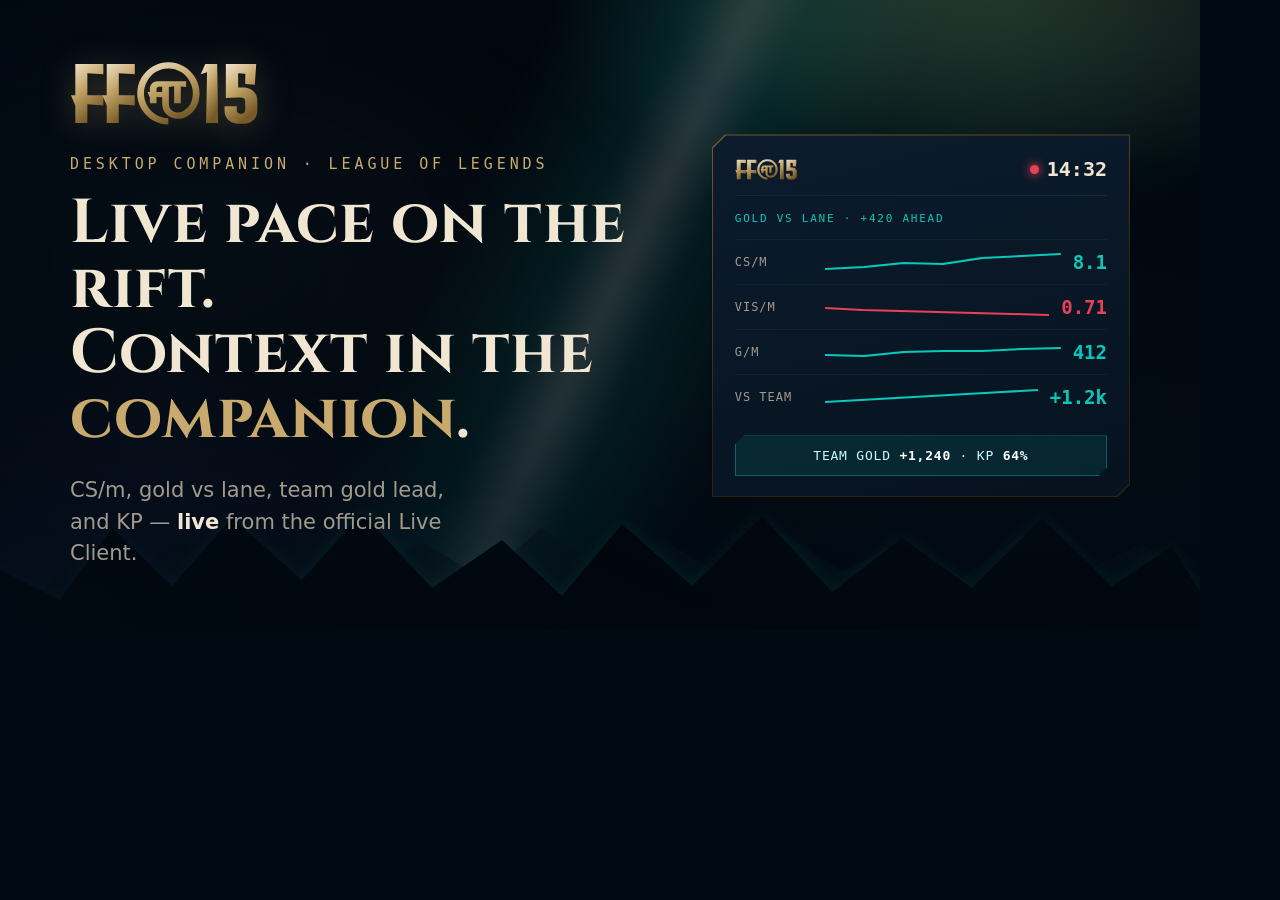
<file: og-image.html>
<!doctype html>
<html lang="en">
<head>
<meta charset="utf-8"/>
<title>FF@15 OG image</title>
<link href="https://fonts.googleapis.com/css2?family=Cinzel:wght@600;700&display=swap" rel="stylesheet"/>
<style>
  :root{
    --bg:#010A13;--surface-2:#0c1c2e;--fg:#F0E6D2;--muted:#A09B8C;--dim:#6A6B68;
    --gold:#C8AA6E;--gold-2:#C89B3C;--border-gold:#785A28;--line:#16273A;
    --blue:#0AC8B9;--blue-light:#CDFAFA;--red:#E84057;
    --fd:'Cinzel','Trajan Pro',Georgia,serif;
    --fb:-apple-system,BlinkMacSystemFont,'Segoe UI',system-ui,sans-serif;
    --fm:ui-monospace,'SF Mono',Menlo,monospace;
    --bevel:polygon(13px 0,100% 0,100% calc(100% - 13px),calc(100% - 13px) 100%,0 100%,0 13px);
  }
  *{box-sizing:border-box;margin:0;padding:0}
  html,body{width:1200px;height:630px;overflow:hidden}
  body{background:var(--bg);color:var(--fg);font-family:var(--fb);font-variant-numeric:tabular-nums;
    -webkit-font-smoothing:antialiased;position:relative}

  /* ---- Rift at night scene ---- */
  .rift,.rift>*{position:absolute}
  .rift{inset:0;overflow:hidden}
  .sky{inset:0;background:
    radial-gradient(60% 70% at 86% -10%,rgba(200,155,60,.26),transparent 55%),
    radial-gradient(60% 60% at 82% 0%,rgba(16,92,84,.55),transparent 60%),
    radial-gradient(60% 70% at 4% 96%,rgba(44,38,92,.40),transparent 62%),
    linear-gradient(180deg,#02070e 0%,#01060c 56%,var(--bg) 100%)}
  .river{inset:-24% -12%;
    background:linear-gradient(116deg,transparent 40%,rgba(10,200,185,.10) 47%,rgba(205,250,250,.18) 50%,rgba(10,200,185,.10) 53%,transparent 60%);
    filter:blur(7px);mix-blend-mode:screen}
  .trees{bottom:0;left:0;width:100%;height:auto;display:block}
  .trees.far{opacity:.6}
  .trees.near{filter:drop-shadow(0 -1px 8px rgba(10,200,185,.12))}
  .fog{inset:-20%;filter:blur(34px);
    background:radial-gradient(38% 46% at 26% 44%,rgba(120,150,160,.07),transparent 70%),
      radial-gradient(46% 40% at 74% 60%,rgba(80,112,124,.06),transparent 70%)}
  .mote{position:absolute;width:4px;height:4px;border-radius:50%;background:var(--gold);
    box-shadow:0 0 9px 1px rgba(200,170,110,.75)}
  .mote.t{background:var(--blue-light);box-shadow:0 0 9px 1px rgba(10,200,185,.75)}
  .vig{inset:0;background:
    radial-gradient(120% 100% at 30% 40%,transparent 30%,rgba(1,10,19,.5) 82%),
    linear-gradient(90deg,rgba(1,10,19,.62),transparent 52%)}

  /* ---- content ---- */
  .stage{position:absolute;inset:0;z-index:2;display:grid;grid-template-columns:1.18fr .82fr;
    align-items:center;gap:40px;padding:62px 70px}
  .logo{width:188px;height:63px;display:block;filter:drop-shadow(0 4px 16px rgba(200,170,110,.28))}
  .kicker{font-family:var(--fm);font-size:15px;letter-spacing:.26em;text-transform:uppercase;
    color:var(--gold);margin:30px 0 18px}
  h1{font-family:var(--fd);font-weight:700;font-size:62px;line-height:1.05;letter-spacing:.01em}
  h1 .ff{color:var(--red);white-space:nowrap}
  h1 .em{color:var(--gold)}
  .lede{color:var(--muted);font-size:21px;line-height:1.5;margin-top:24px;max-width:30ch}
  .lede b{color:var(--fg);font-weight:600}

  /* HUD card */
  .hex{background:linear-gradient(160deg,var(--border-gold),#2e2310 60%);clip-path:var(--bevel);padding:1px;
    box-shadow:0 30px 70px rgba(0,0,0,.5)}
  .hex-in{background:linear-gradient(165deg,var(--surface-2),#06121e);clip-path:var(--bevel);padding:22px 22px 20px}
  .hud-top{display:flex;align-items:center;gap:10px;padding-bottom:14px;border-bottom:1px solid var(--line);margin-bottom:16px}
  .hud-top .lg{width:62px;height:21px}
  .clock{margin-left:auto;display:inline-flex;align-items:center;gap:8px;font-family:var(--fm);
    font-size:20px;color:var(--fg);font-weight:600}
  .clock .live{width:9px;height:9px;border-radius:50%;background:var(--red);box-shadow:0 0 10px 1px rgba(232,64,87,.8)}
  .pace{font-family:var(--fm);font-size:11px;letter-spacing:.16em;text-transform:uppercase;color:var(--blue);margin-bottom:14px}
  .stat{display:grid;grid-template-columns:78px 1fr auto;align-items:center;gap:12px;padding:9px 0;border-top:1px solid rgba(22,39,58,.7)}
  .stat:first-of-type{border-top:0}
  .stat .lab{font-family:var(--fm);font-size:12px;letter-spacing:.08em;text-transform:uppercase;color:var(--muted)}
  .stat .val{font-family:var(--fm);font-size:19px;font-weight:600;text-align:right}
  .stat .spk{width:100%;height:26px;display:block}
  .ahead{color:var(--blue)} .onpace{color:var(--gold)} .behind{color:var(--red)}
  .verdict{margin-top:16px;padding:13px 16px;clip-path:polygon(9px 0,100% 0,100% calc(100% - 9px),calc(100% - 9px) 100%,0 100%,0 9px);
    background:rgba(10,200,185,.1);box-shadow:inset 0 0 0 1px rgba(10,200,185,.4);
    font-family:var(--fm);font-size:13px;letter-spacing:.06em;color:var(--blue-light);text-transform:uppercase;text-align:center}
  .verdict b{color:#fff}
</style>
</head>
<body>
  <!-- logo sprite -->
  <svg width="0" height="0" style="position:absolute" aria-hidden="true"><defs>
    <linearGradient id="lg" x1="0" y1="0" x2="0.45" y2="1">
      <stop offset="0" stop-color="#F0E6D2"/><stop offset="0.45" stop-color="#C8AA6E"/><stop offset="1" stop-color="#785A28"/>
    </linearGradient>
    <symbol id="ff15" viewBox="0 0 179 60">
      <g transform="translate(0.8203,-9)" fill="url(#lg)" fill-rule="evenodd">
        <polygon points="30.9375 20.7109375 15.703125 19.65625 15.703125 40.671875 30.9375 40.671875 30.9375 50.359375 15.703125 49.3046875 15.703125 67 4.21875 67 4.21875 50.359375 0 40.671875 4.21875 40.671875 4.21875 11.0234375 30.9375 11.0234375"/>
        <polygon points="60.859375 20.7109375 45.625 19.65625 45.625 40.671875 60.859375 40.671875 60.859375 50.359375 45.625 49.3046875 45.625 67 34.140625 67 34.140625 50.359375 29.921875 40.671875 34.140625 40.671875 34.140625 11.0234375 60.859375 11.0234375"/>
        <path d="M92.8515625,9.1484375 C98.3203125,9.1484375 103.300781,10.4895833 107.792969,13.171875 C112.285156,15.8541667 115.865885,19.4414062 118.535156,23.9335938 C121.204427,28.4257812 122.539062,33.3932292 122.539062,38.8359375 C122.539062,41.9088542 122.19401,44.6041667 121.503906,46.921875 C120.813802,49.2395833 119.960938,51.21875 118.945312,52.859375 C117.929688,54.5 116.888021,55.8411458 115.820312,56.8828125 C113.867188,58.8880208 111.660156,60.4309896 109.199219,61.5117188 C106.738281,62.5924479 104.205729,63.1328125 101.601562,63.1328125 C97.6432292,63.1328125 94.2447917,61.8697917 91.40625,59.34375 C88.4635417,56.5833333 86.9791667,52.8984375 86.953125,48.2890625 L86.953125,42.6640625 L81.6015625,42.3125 L81.5625,42.3125 L81.5625,48.2890625 L75.234375,48.2890625 L75.234375,42.8984375 L72.8515625,37.546875 L75.234375,37.546875 L75.234375,34.4609375 C75.234375,32.5338542 75.8984375,30.8802083 77.2265625,29.5 C78.5546875,28.1197917 80.4296875,27.4296875 82.8515625,27.4296875 L109.765625,27.4296875 L109.765625,32.8203125 L104.6875,32.2734375 L104.6875,48.2890625 L98.3203125,48.2890625 L98.3203125,32.1953125 L93.3203125,32.7421875 L93.3203125,48.2109375 C93.3203125,50.2942708 93.7304688,51.9934896 94.5507812,53.3085938 C95.3710938,54.6236979 96.4192708,55.59375 97.6953125,56.21875 C98.9713542,56.84375 100.273438,57.15625 101.601562,57.15625 C103.346354,57.15625 105.052083,56.7135417 106.71875,55.828125 C108.385417,54.9427083 109.895833,53.8098958 111.25,52.4296875 C112.005208,51.6744792 112.753906,50.6848958 113.496094,49.4609375 C114.238281,48.2369792 114.863281,46.7526042 115.371094,45.0078125 C115.878906,43.2630208 116.132812,41.2057292 116.132812,38.8359375 C116.132812,34.5651042 115.084635,30.6328125 112.988281,27.0390625 C110.891927,23.4453125 108.079427,20.5611979 104.550781,18.3867188 C101.022135,16.2122396 97.1223958,15.125 92.8515625,15.125 C88.5807292,15.125 84.6875,16.2122396 81.171875,18.3867188 C77.65625,20.5611979 74.8502604,23.4453125 72.7539062,27.0390625 C70.6575521,30.6328125 69.609375,34.5651042 69.609375,38.8359375 C69.609375,43.1328125 70.6575521,47.078125 72.7539062,50.671875 C74.8502604,54.265625 77.65625,57.1497396 81.171875,59.3242188 C84.6875,61.4986979 88.5807292,62.5859375 92.8515625,62.5859375 L92.8515625,68.5234375 C87.4088542,68.5234375 82.4414062,67.1888021 77.9492188,64.5195312 C73.4570312,61.8502604 69.8697917,58.2695312 67.1875,53.7773438 C64.5052083,49.2851562 63.1640625,44.3046875 63.1640625,38.8359375 C63.1640625,33.3932292 64.5052083,28.4257812 67.1875,23.9335938 C69.8697917,19.4414062 73.4570312,15.8541667 77.9492188,13.171875 C82.4414062,10.4895833 87.4088542,9.1484375 92.8515625,9.1484375 Z M81.5625,37.546875 L86.953125,37.546875 L86.953125,32.6640625 L86.9140625,32.6640625 C86.3151042,32.6380208 85.7682292,32.625 85.2734375,32.625 C83.9192708,32.625 82.9947917,32.7552083 82.5,33.015625 C81.875,33.3541667 81.5625,34.34375 81.5625,35.984375 L81.5625,37.546875 Z"/>
        <polygon points="127.851562 11.0234375 139.335938 11.0234375 140.234375 67 128.789062 67 129.6875 18.6796875 123.632812 20.7109375 127.851562 11.0625"/>
        <path d="M177.578125,45.90625 L177.578125,55.984375 C177.447917,58.2239583 176.822917,60.2421875 175.703125,62.0390625 C174.583333,63.8359375 173.020833,65.2617188 171.015625,66.3164062 C169.010417,67.3710938 166.614583,67.8984375 163.828125,67.8984375 L160.078125,67.8984375 C157.1875,67.8984375 154.713542,67.3255208 152.65625,66.1796875 C150.598958,65.0338542 149.029948,63.5104167 147.949219,61.609375 C146.86849,59.7083333 146.328125,57.5729167 146.328125,55.203125 L146.328125,51.21875 L158.007812,51.21875 L158.046875,55.203125 C158.229167,56.296875 158.613281,57.0716146 159.199219,57.5273438 C159.785156,57.9830729 160.703125,58.2630208 161.953125,58.3671875 C163.802083,58.2630208 164.973958,57.6640625 165.46875,56.5703125 C165.885417,55.5807292 166.09375,53.8619792 166.09375,51.4140625 L166.09375,49.4609375 C166.09375,47.0651042 165.846354,45.359375 165.351562,44.34375 C164.856771,43.328125 163.606771,42.7942708 161.601562,42.7421875 L161.5625,42.703125 L159.257812,42.703125 L147.578125,43.171875 L147.578125,11.0234375 L176.523438,11.0234375 L175.15625,30.5546875 L166.015625,29.8515625 L166.132812,20.203125 L159.257812,19.6953125 L159.257812,33.2109375 L163.828125,33.2109375 C166.71875,33.2109375 169.192708,33.7838542 171.25,34.9296875 C173.307292,36.0755208 174.876302,37.6054688 175.957031,39.5195312 C177.03776,41.4335938 177.578125,43.5625 177.578125,45.90625 Z"/>
      </g>
    </symbol>
  </defs></svg>

  <div class="rift" aria-hidden="true">
    <div class="sky"></div>
    <div class="river"></div>
    <svg class="trees far" viewBox="0 0 1200 150" preserveAspectRatio="none"><path fill="#06141a" d="M0,150 L0,92 L42,112 L84,60 L132,102 L182,54 L242,96 L302,50 L362,92 L422,62 L482,98 L542,48 L602,90 L662,58 L722,96 L782,52 L842,92 L902,60 L962,98 L1022,54 L1082,92 L1142,64 L1200,96 L1200,150 Z"/></svg>
    <svg class="trees near" viewBox="0 0 1200 210" preserveAspectRatio="none"><path fill="#01060c" d="M0,210 L0,150 L60,180 L112,108 L172,166 L232,98 L302,160 L362,93 L432,168 L502,120 L562,176 L622,104 L692,166 L762,96 L832,172 L902,118 L972,168 L1042,98 L1112,166 L1172,126 L1200,172 L1200,210 Z"/></svg>
    <div class="fog"></div>
    <span class="mote"   style="left:60%;top:52%"></span>
    <span class="mote t" style="left:72%;top:60%"></span>
    <span class="mote"   style="left:83%;top:44%"></span>
    <span class="mote t" style="left:66%;top:38%"></span>
    <span class="mote"   style="left:90%;top:56%"></span>
    <span class="mote t" style="left:78%;top:30%"></span>
    <div class="vig"></div>
  </div>

  <div class="stage">
    <div class="copy">
      <svg class="logo"><use href="#ff15"/></svg>
      <div class="kicker">Desktop companion · League of Legends</div>
      <h1>Live pace on the rift.<br/>Context in the <span class="em">companion</span>.</h1>
      <p class="lede">CS/m, gold vs lane, team gold lead, and KP — <b>live</b> from the official Live Client.</p>
    </div>

    <div class="hex">
      <div class="hex-in">
        <div class="hud-top">
          <svg class="lg"><use href="#ff15"/></svg>
          <div class="clock"><span class="live"></span>14:32</div>
        </div>
        <div class="pace">Gold vs lane · +420 ahead</div>

        <div class="stat">
          <span class="lab">CS/m</span>
          <svg class="spk" viewBox="0 0 120 26" preserveAspectRatio="none">
            <path d="M0,20 L20,18 L40,14 L60,15 L80,9 L100,7 L120,5" fill="none" stroke="#0AC8B9" stroke-width="2"/>
          </svg>
          <span class="val ahead">8.1</span>
        </div>
        <div class="stat">
          <span class="lab">Vis/m</span>
          <svg class="spk" viewBox="0 0 120 26" preserveAspectRatio="none">
            <path d="M0,14 L20,16 L40,17 L60,18 L80,19 L100,20 L120,21" fill="none" stroke="#E84057" stroke-width="2"/>
          </svg>
          <span class="val behind">0.71</span>
        </div>
        <div class="stat">
          <span class="lab">G/m</span>
          <svg class="spk" viewBox="0 0 120 26" preserveAspectRatio="none">
            <path d="M0,16 L20,17 L40,13 L60,12 L80,12 L100,10 L120,9" fill="none" stroke="#0AC8B9" stroke-width="2"/>
          </svg>
          <span class="val ahead">412</span>
        </div>
        <div class="stat">
          <span class="lab">vs team</span>
          <svg class="spk" viewBox="0 0 120 26" preserveAspectRatio="none">
            <path d="M0,18 L20,16 L40,14 L60,12 L80,10 L100,8 L120,6" fill="none" stroke="#0AC8B9" stroke-width="2"/>
          </svg>
          <span class="val ahead">+1.2k</span>
        </div>

        <div class="verdict">Team gold <b>+1,240</b> · KP <b>64%</b></div>
      </div>
    </div>
  </div>
</body>
</html>
</file>
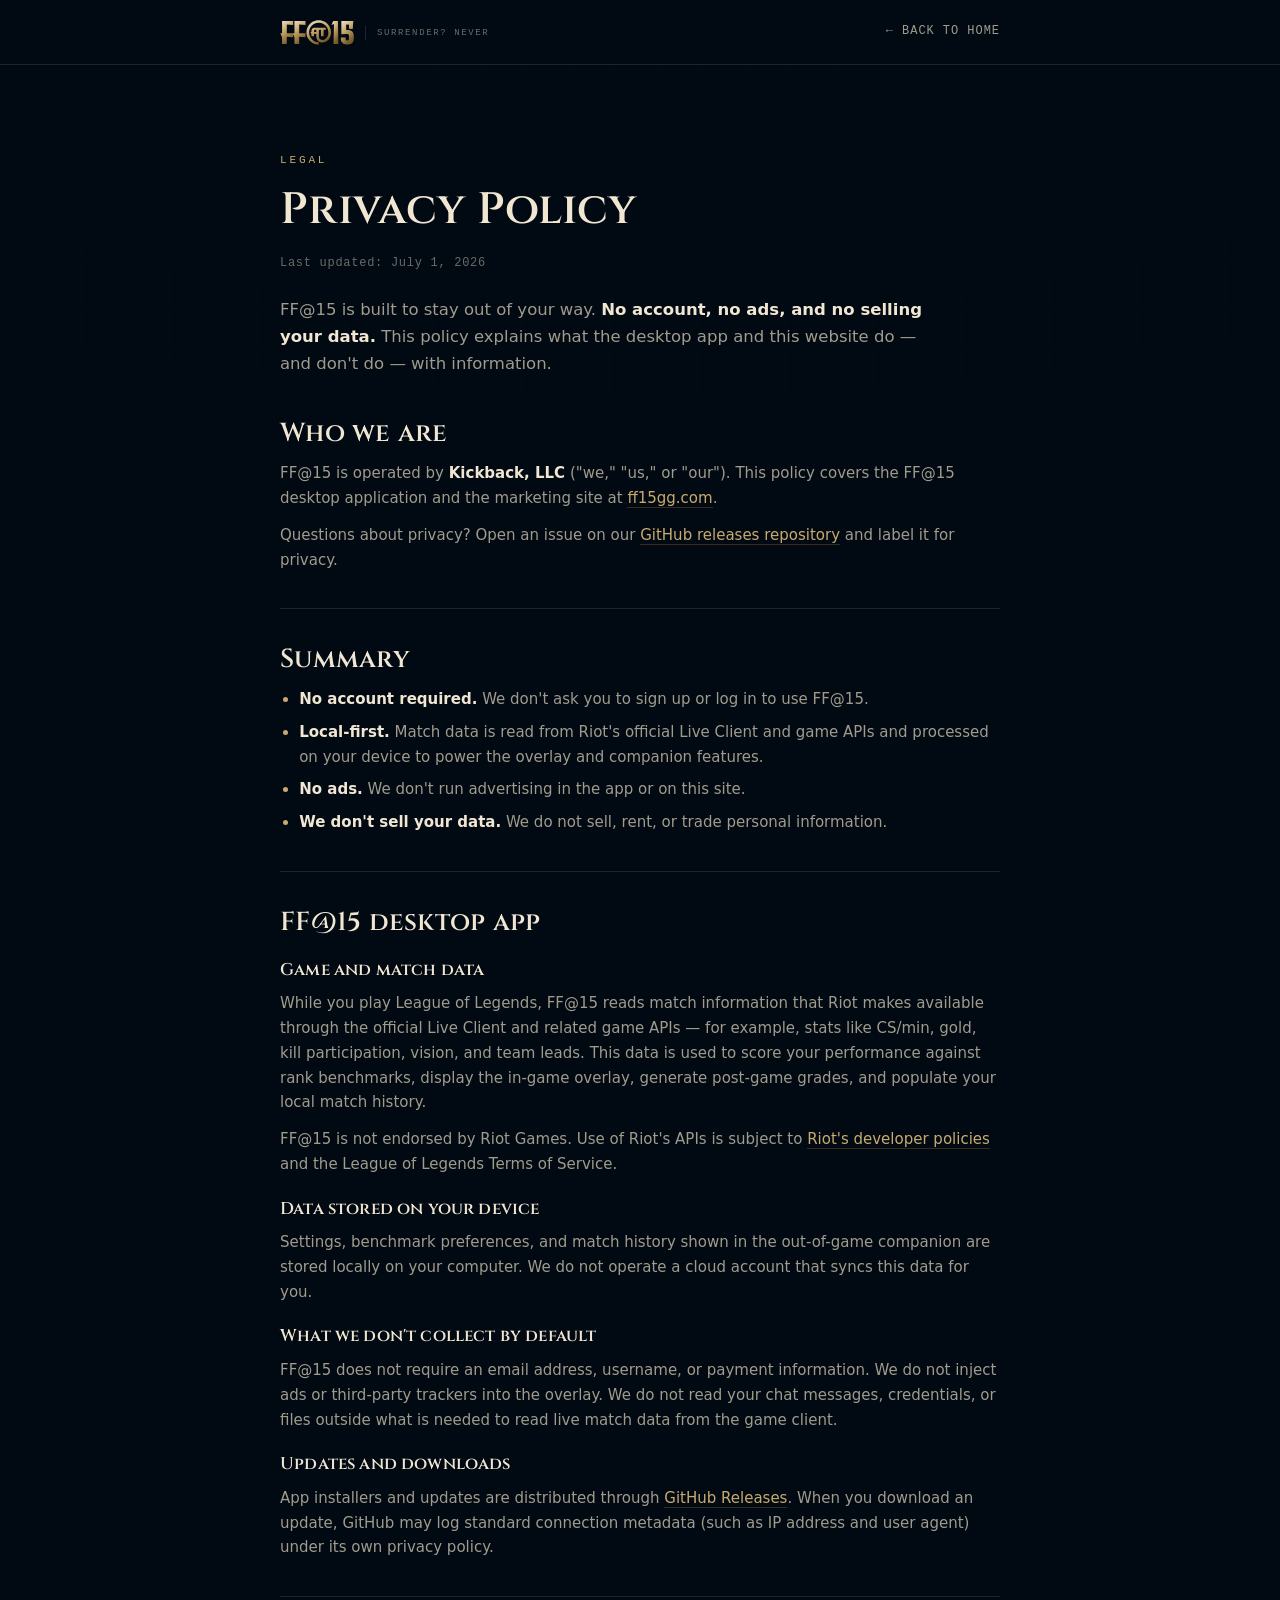
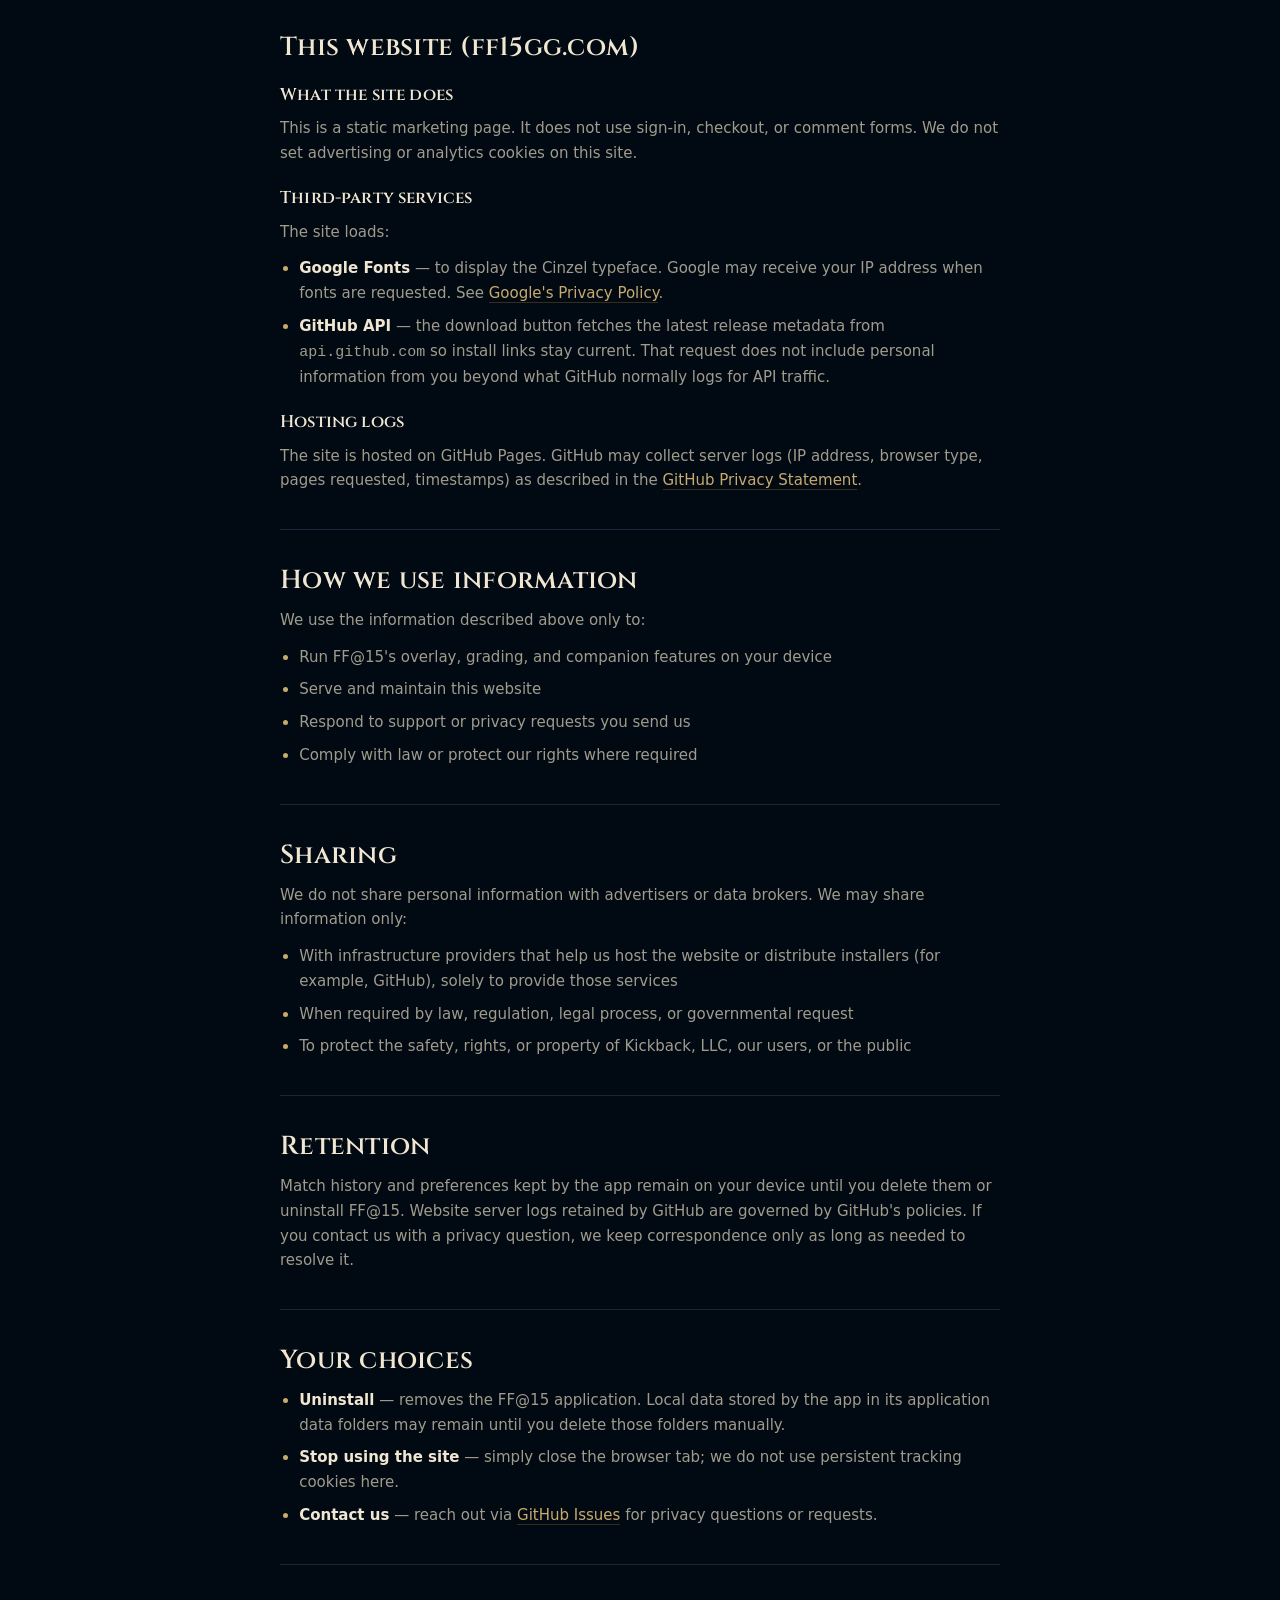
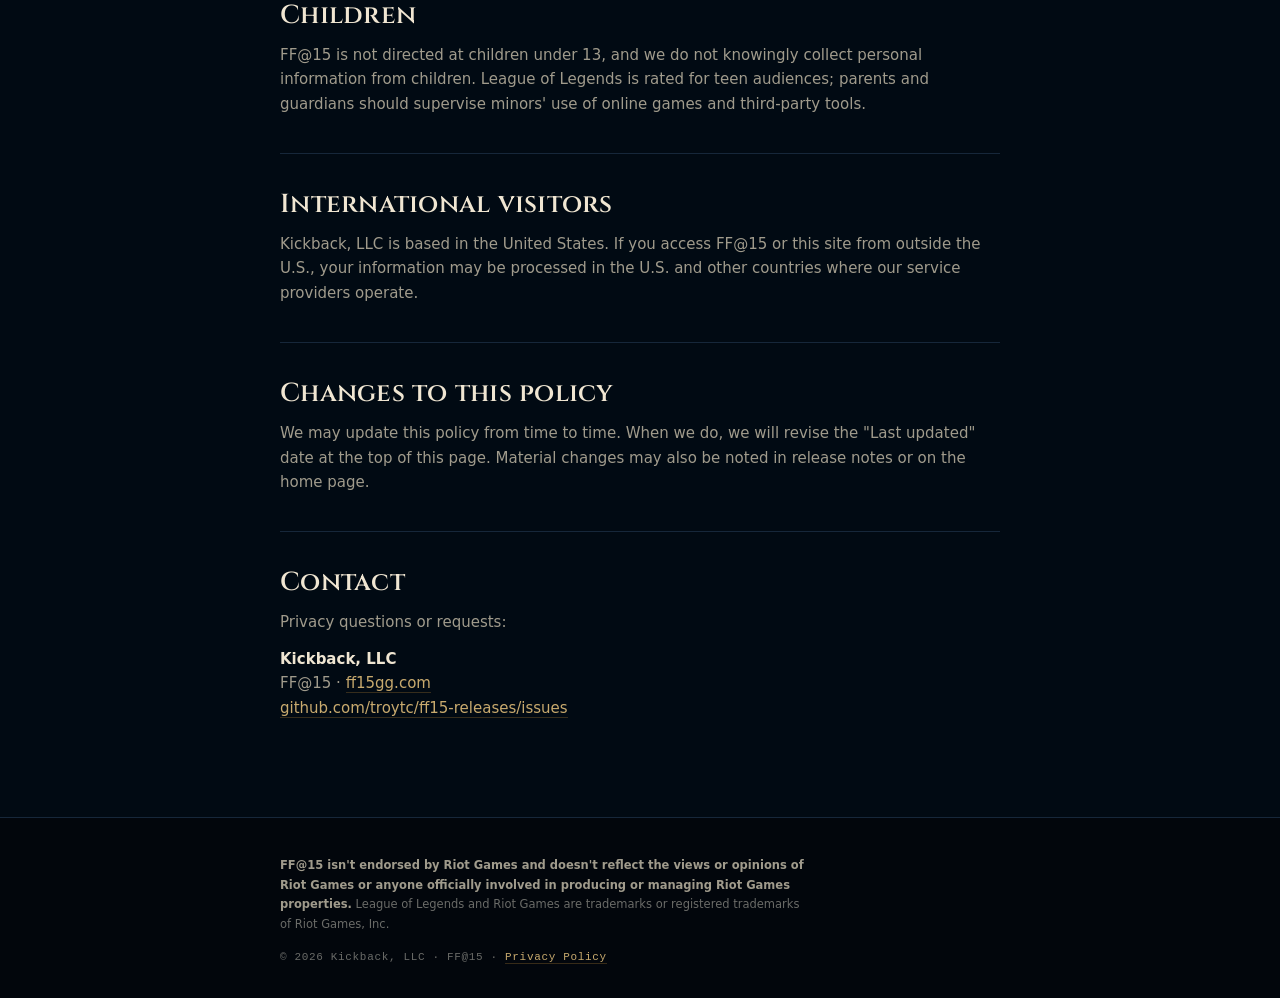
<file: privacy.html>
<!doctype html>
<html lang="en">
<head>
<meta charset="utf-8"/>
<meta name="viewport" content="width=device-width,initial-scale=1"/>
<title>Privacy Policy · FF@15</title>
<meta name="description" content="How FF@15 and ff15gg.com handle your data. Local-first overlay, no account, no ads."/>
<meta name="theme-color" content="#010A13"/>
<link rel="canonical" href="https://ff15gg.com/privacy.html"/>
<meta property="og:type" content="website"/>
<meta property="og:site_name" content="FF@15"/>
<meta property="og:url" content="https://ff15gg.com/privacy.html"/>
<meta property="og:title" content="Privacy Policy · FF@15"/>
<meta property="og:description" content="How FF@15 and ff15gg.com handle your data."/>
<link rel="preconnect" href="https://fonts.googleapis.com"/>
<link rel="preconnect" href="https://fonts.gstatic.com" crossorigin/>
<link href="https://fonts.googleapis.com/css2?family=Cinzel:wght@500;600;700&display=swap" rel="stylesheet"/>
<style>
  :root{
    --bg:#010A13;--bg-2:#02060c;--surface:#0A1428;--fg:#F0E6D2;
    --muted:#A09B8C;--dim:#6A6B68;
    --gold:#C8AA6E;--gold-2:#C89B3C;--border-gold:#785A28;--line:#16273A;--blue:#0AC8B9;
    --fd:'Cinzel','Trajan Pro','Palatino Linotype',Georgia,serif;
    --fb:-apple-system,BlinkMacSystemFont,'Segoe UI',system-ui,sans-serif;
    --fm:ui-monospace,'SF Mono',Menlo,monospace;
    --bevel-sm:polygon(7px 0,100% 0,100% calc(100% - 7px),calc(100% - 7px) 100%,0 100%,0 7px);
  }
  *{box-sizing:border-box;margin:0;padding:0}
  html{scroll-behavior:smooth}
  body{background:var(--bg);color:var(--fg);font-family:var(--fb);line-height:1.65;-webkit-font-smoothing:antialiased}
  body::before{content:"";position:fixed;inset:0;pointer-events:none;z-index:0;opacity:.35;
    background:linear-gradient(transparent 96%,rgba(120,90,40,.05) 96%) 0 0/100% 44px,
      linear-gradient(90deg,transparent 96%,rgba(120,90,40,.05) 96%) 0 0/44px 100%;
    mask:radial-gradient(140% 70% at 50% 0%,#000,transparent 78%)}
  .wrap{max-width:800px;margin:0 auto;padding:0 clamp(18px,4vw,40px);position:relative;z-index:1}
  a{color:var(--gold);text-decoration:none;border-bottom:1px solid rgba(120,90,40,.45);transition:color .15s,border-color .15s}
  a:hover{color:var(--blue);border-bottom-color:rgba(10,200,185,.5)}
  h1,h2,h3{font-family:var(--fd);font-weight:600;letter-spacing:.01em;line-height:1.15;text-wrap:balance}
  .kicker{font-family:var(--fm);font-size:11px;letter-spacing:.26em;text-transform:uppercase;color:var(--gold)}

  header.nav{position:sticky;top:0;z-index:50;backdrop-filter:blur(12px);-webkit-backdrop-filter:blur(12px);
    background:linear-gradient(180deg,rgba(1,10,19,.92),rgba(1,10,19,.62));border-bottom:1px solid var(--line)}
  .nav-in{display:flex;align-items:center;gap:22px;height:64px}
  .brand{display:flex;align-items:center;gap:11px;color:inherit;text-decoration:none;border:0}
  .brand .logo{width:74px;height:25px;display:block}
  .brand .tag{font-family:var(--fm);font-size:9px;letter-spacing:.18em;color:var(--dim);text-transform:uppercase;
    border-left:1px solid var(--line);padding-left:11px;margin-top:2px}
  .nav-back{margin-left:auto;font-family:var(--fm);font-size:12px;letter-spacing:.08em;color:var(--muted);text-transform:uppercase;border:0}
  .nav-back:hover{color:var(--gold)}

  main{padding:clamp(48px,7vw,80px) 0 clamp(64px,8vw,96px)}
  main h1{font-size:clamp(30px,4.5vw,44px);margin-top:14px}
  .updated{font-family:var(--fm);font-size:12px;letter-spacing:.06em;color:var(--dim);margin-top:18px}
  .intro{color:var(--muted);font-size:16.5px;margin-top:22px;max-width:62ch}
  .intro b{color:var(--fg);font-weight:600}

  .policy{margin-top:42px}
  .policy section+section{margin-top:36px;padding-top:36px;border-top:1px solid var(--line)}
  .policy h2{font-size:clamp(20px,2.8vw,26px);color:var(--fg)}
  .policy h3{font-size:17px;margin-top:22px;color:var(--fg)}
  .policy p,.policy li{color:var(--muted);font-size:15px;margin-top:12px}
  .policy ul{margin:10px 0 0 1.2em}
  .policy li+li{margin-top:8px}
  .policy li::marker{color:var(--gold)}
  .policy strong{color:var(--fg);font-weight:600}

  footer{border-top:1px solid var(--line);background:var(--bg-2);padding:38px 0 34px}
  .foot-note{color:var(--dim);font-size:11.5px;line-height:1.7;max-width:72ch}
  .foot-note b{color:var(--muted)}
  .copy{margin-top:14px;font-family:var(--fm);font-size:11px;letter-spacing:.06em;color:var(--dim)}
</style>
</head>
<body>

<svg width="0" height="0" style="position:absolute" aria-hidden="true">
  <defs>
    <linearGradient id="lg" x1="0" y1="0" x2="0.45" y2="1">
      <stop offset="0" stop-color="#F0E6D2"/><stop offset="0.45" stop-color="#C8AA6E"/><stop offset="1" stop-color="#785A28"/>
    </linearGradient>
    <symbol id="ff15" viewBox="0 0 179 60">
      <g transform="translate(0.8203,-9)" fill="url(#lg)" fill-rule="evenodd">
        <polygon points="30.9375 20.7109375 15.703125 19.65625 15.703125 40.671875 30.9375 40.671875 30.9375 50.359375 15.703125 49.3046875 15.703125 67 4.21875 67 4.21875 50.359375 0 40.671875 4.21875 40.671875 4.21875 11.0234375 30.9375 11.0234375"/>
        <polygon points="60.859375 20.7109375 45.625 19.65625 45.625 40.671875 60.859375 40.671875 60.859375 50.359375 45.625 49.3046875 45.625 67 34.140625 67 34.140625 50.359375 29.921875 40.671875 34.140625 40.671875 34.140625 11.0234375 60.859375 11.0234375"/>
        <path d="M92.8515625,9.1484375 C98.3203125,9.1484375 103.300781,10.4895833 107.792969,13.171875 C112.285156,15.8541667 115.865885,19.4414062 118.535156,23.9335938 C121.204427,28.4257812 122.539062,33.3932292 122.539062,38.8359375 C122.539062,41.9088542 122.19401,44.6041667 121.503906,46.921875 C120.813802,49.2395833 119.960938,51.21875 118.945312,52.859375 C117.929688,54.5 116.888021,55.8411458 115.820312,56.8828125 C113.867188,58.8880208 111.660156,60.4309896 109.199219,61.5117188 C106.738281,62.5924479 104.205729,63.1328125 101.601562,63.1328125 C97.6432292,63.1328125 94.2447917,61.8697917 91.40625,59.34375 C88.4635417,56.5833333 86.9791667,52.8984375 86.953125,48.2890625 L86.953125,42.6640625 L81.6015625,42.3125 L81.5625,42.3125 L81.5625,48.2890625 L75.234375,48.2890625 L75.234375,42.8984375 L72.8515625,37.546875 L75.234375,37.546875 L75.234375,34.4609375 C75.234375,32.5338542 75.8984375,30.8802083 77.2265625,29.5 C78.5546875,28.1197917 80.4296875,27.4296875 82.8515625,27.4296875 L109.765625,27.4296875 L109.765625,32.8203125 L104.6875,32.2734375 L104.6875,48.2890625 L98.3203125,48.2890625 L98.3203125,32.1953125 L93.3203125,32.7421875 L93.3203125,48.2109375 C93.3203125,50.2942708 93.7304688,51.9934896 94.5507812,53.3085938 C95.3710938,54.6236979 96.4192708,55.59375 97.6953125,56.21875 C98.9713542,56.84375 100.273438,57.15625 101.601562,57.15625 C103.346354,57.15625 105.052083,56.7135417 106.71875,55.828125 C108.385417,54.9427083 109.895833,53.8098958 111.25,52.4296875 C112.005208,51.6744792 112.753906,50.6848958 113.496094,49.4609375 C114.238281,48.2369792 114.863281,46.7526042 115.371094,45.0078125 C115.878906,43.2630208 116.132812,41.2057292 116.132812,38.8359375 C116.132812,34.5651042 115.084635,30.6328125 112.988281,27.0390625 C110.891927,23.4453125 108.079427,20.5611979 104.550781,18.3867188 C101.022135,16.2122396 97.1223958,15.125 92.8515625,15.125 C88.5807292,15.125 84.6875,16.2122396 81.171875,18.3867188 C77.65625,20.5611979 74.8502604,23.4453125 72.7539062,27.0390625 C70.6575521,30.6328125 69.609375,34.5651042 69.609375,38.8359375 C69.609375,43.1328125 70.6575521,47.078125 72.7539062,50.671875 C74.8502604,54.265625 77.65625,57.1497396 81.171875,59.3242188 C84.6875,61.4986979 88.5807292,62.5859375 92.8515625,62.5859375 L92.8515625,68.5234375 C87.4088542,68.5234375 82.4414062,67.1888021 77.9492188,64.5195312 C73.4570312,61.8502604 69.8697917,58.2695312 67.1875,53.7773438 C64.5052083,49.2851562 63.1640625,44.3046875 63.1640625,38.8359375 C63.1640625,33.3932292 64.5052083,28.4257812 67.1875,23.9335938 C69.8697917,19.4414062 73.4570312,15.8541667 77.9492188,13.171875 C82.4414062,10.4895833 87.4088542,9.1484375 92.8515625,9.1484375 Z M81.5625,37.546875 L86.953125,37.546875 L86.953125,32.6640625 L86.9140625,32.6640625 C86.3151042,32.6380208 85.7682292,32.625 85.2734375,32.625 C83.9192708,32.625 82.9947917,32.7552083 82.5,33.015625 C81.875,33.3541667 81.5625,34.34375 81.5625,35.984375 L81.5625,37.546875 Z"/>
        <polygon points="127.851562 11.0234375 139.335938 11.0234375 140.234375 67 128.789062 67 129.6875 18.6796875 123.632812 20.7109375 127.851562 11.0625"/>
        <path d="M177.578125,45.90625 L177.578125,55.984375 C177.447917,58.2239583 176.822917,60.2421875 175.703125,62.0390625 C174.583333,63.8359375 173.020833,65.2617188 171.015625,66.3164062 C169.010417,67.3710938 166.614583,67.8984375 163.828125,67.8984375 L160.078125,67.8984375 C157.1875,67.8984375 154.713542,67.3255208 152.65625,66.1796875 C150.598958,65.0338542 149.029948,63.5104167 147.949219,61.609375 C146.86849,59.7083333 146.328125,57.5729167 146.328125,55.203125 L146.328125,51.21875 L158.007812,51.21875 L158.046875,55.203125 C158.229167,56.296875 158.613281,57.0716146 159.199219,57.5273438 C159.785156,57.9830729 160.703125,58.2630208 161.953125,58.3671875 C163.802083,58.2630208 164.973958,57.6640625 165.46875,56.5703125 C165.885417,55.5807292 166.09375,53.8619792 166.09375,51.4140625 L166.09375,49.4609375 C166.09375,47.0651042 165.846354,45.359375 165.351562,44.34375 C164.856771,43.328125 163.606771,42.7942708 161.601562,42.7421875 L161.5625,42.703125 L159.257812,42.703125 L147.578125,43.171875 L147.578125,11.0234375 L176.523438,11.0234375 L175.15625,30.5546875 L166.015625,29.8515625 L166.132812,20.203125 L159.257812,19.6953125 L159.257812,33.2109375 L163.828125,33.2109375 C166.71875,33.2109375 169.192708,33.7838542 171.25,34.9296875 C173.307292,36.0755208 174.876302,37.6054688 175.957031,39.5195312 C177.03776,41.4335938 177.578125,43.5625 177.578125,45.90625 Z"/>
      </g>
    </symbol>
  </defs>
</svg>

<header class="nav">
  <div class="wrap nav-in">
    <a class="brand" href="/" aria-label="FF@15 home">
      <svg class="logo"><use href="#ff15"/></svg>
      <span class="tag">Surrender? Never</span>
    </a>
    <a class="nav-back" href="/">← Back to home</a>
  </div>
</header>

<main>
  <div class="wrap">
    <span class="kicker">Legal</span>
    <h1>Privacy Policy</h1>
    <p class="updated">Last updated: July 1, 2026</p>
    <p class="intro">FF@15 is built to stay out of your way. <b>No account, no ads, and no selling your data.</b> This policy explains what the desktop app and this website do — and don't do — with information.</p>

    <div class="policy">
      <section>
        <h2>Who we are</h2>
        <p>FF@15 is operated by <strong>Kickback, LLC</strong> ("we," "us," or "our"). This policy covers the FF@15 desktop application and the marketing site at <a href="https://ff15gg.com">ff15gg.com</a>.</p>
        <p>Questions about privacy? Open an issue on our <a href="https://github.com/troytc/ff15-releases/issues">GitHub releases repository</a> and label it for privacy.</p>
      </section>

      <section>
        <h2>Summary</h2>
        <ul>
          <li><strong>No account required.</strong> We don't ask you to sign up or log in to use FF@15.</li>
          <li><strong>Local-first.</strong> Match data is read from Riot's official Live Client and game APIs and processed on your device to power the overlay and companion features.</li>
          <li><strong>No ads.</strong> We don't run advertising in the app or on this site.</li>
          <li><strong>We don't sell your data.</strong> We do not sell, rent, or trade personal information.</li>
        </ul>
      </section>

      <section>
        <h2>FF@15 desktop app</h2>

        <h3>Game and match data</h3>
        <p>While you play League of Legends, FF@15 reads match information that Riot makes available through the official Live Client and related game APIs — for example, stats like CS/min, gold, kill participation, vision, and team leads. This data is used to score your performance against rank benchmarks, display the in-game overlay, generate post-game grades, and populate your local match history.</p>
        <p>FF@15 is not endorsed by Riot Games. Use of Riot's APIs is subject to <a href="https://developer.riotgames.com/policies/general" rel="noopener noreferrer" target="_blank">Riot's developer policies</a> and the League of Legends Terms of Service.</p>

        <h3>Data stored on your device</h3>
        <p>Settings, benchmark preferences, and match history shown in the out-of-game companion are stored locally on your computer. We do not operate a cloud account that syncs this data for you.</p>

        <h3>What we don't collect by default</h3>
        <p>FF@15 does not require an email address, username, or payment information. We do not inject ads or third-party trackers into the overlay. We do not read your chat messages, credentials, or files outside what is needed to read live match data from the game client.</p>

        <h3>Updates and downloads</h3>
        <p>App installers and updates are distributed through <a href="https://github.com/troytc/ff15-releases" rel="noopener noreferrer" target="_blank">GitHub Releases</a>. When you download an update, GitHub may log standard connection metadata (such as IP address and user agent) under its own privacy policy.</p>
      </section>

      <section>
        <h2>This website (ff15gg.com)</h2>

        <h3>What the site does</h3>
        <p>This is a static marketing page. It does not use sign-in, checkout, or comment forms. We do not set advertising or analytics cookies on this site.</p>

        <h3>Third-party services</h3>
        <p>The site loads:</p>
        <ul>
          <li><strong>Google Fonts</strong> — to display the Cinzel typeface. Google may receive your IP address when fonts are requested. See <a href="https://policies.google.com/privacy" rel="noopener noreferrer" target="_blank">Google's Privacy Policy</a>.</li>
          <li><strong>GitHub API</strong> — the download button fetches the latest release metadata from <code>api.github.com</code> so install links stay current. That request does not include personal information from you beyond what GitHub normally logs for API traffic.</li>
        </ul>

        <h3>Hosting logs</h3>
        <p>The site is hosted on GitHub Pages. GitHub may collect server logs (IP address, browser type, pages requested, timestamps) as described in the <a href="https://docs.github.com/en/site-policy/privacy-policies/github-general-privacy-statement" rel="noopener noreferrer" target="_blank">GitHub Privacy Statement</a>.</p>
      </section>

      <section>
        <h2>How we use information</h2>
        <p>We use the information described above only to:</p>
        <ul>
          <li>Run FF@15's overlay, grading, and companion features on your device</li>
          <li>Serve and maintain this website</li>
          <li>Respond to support or privacy requests you send us</li>
          <li>Comply with law or protect our rights where required</li>
        </ul>
      </section>

      <section>
        <h2>Sharing</h2>
        <p>We do not share personal information with advertisers or data brokers. We may share information only:</p>
        <ul>
          <li>With infrastructure providers that help us host the website or distribute installers (for example, GitHub), solely to provide those services</li>
          <li>When required by law, regulation, legal process, or governmental request</li>
          <li>To protect the safety, rights, or property of Kickback, LLC, our users, or the public</li>
        </ul>
      </section>

      <section>
        <h2>Retention</h2>
        <p>Match history and preferences kept by the app remain on your device until you delete them or uninstall FF@15. Website server logs retained by GitHub are governed by GitHub's policies. If you contact us with a privacy question, we keep correspondence only as long as needed to resolve it.</p>
      </section>

      <section>
        <h2>Your choices</h2>
        <ul>
          <li><strong>Uninstall</strong> — removes the FF@15 application. Local data stored by the app in its application data folders may remain until you delete those folders manually.</li>
          <li><strong>Stop using the site</strong> — simply close the browser tab; we do not use persistent tracking cookies here.</li>
          <li><strong>Contact us</strong> — reach out via <a href="https://github.com/troytc/ff15-releases/issues">GitHub Issues</a> for privacy questions or requests.</li>
        </ul>
      </section>

      <section>
        <h2>Children</h2>
        <p>FF@15 is not directed at children under 13, and we do not knowingly collect personal information from children. League of Legends is rated for teen audiences; parents and guardians should supervise minors' use of online games and third-party tools.</p>
      </section>

      <section>
        <h2>International visitors</h2>
        <p>Kickback, LLC is based in the United States. If you access FF@15 or this site from outside the U.S., your information may be processed in the U.S. and other countries where our service providers operate.</p>
      </section>

      <section>
        <h2>Changes to this policy</h2>
        <p>We may update this policy from time to time. When we do, we will revise the "Last updated" date at the top of this page. Material changes may also be noted in release notes or on the home page.</p>
      </section>

      <section>
        <h2>Contact</h2>
        <p>Privacy questions or requests:</p>
        <p><strong>Kickback, LLC</strong><br/>
        FF@15 · <a href="https://ff15gg.com">ff15gg.com</a><br/>
        <a href="https://github.com/troytc/ff15-releases/issues">github.com/troytc/ff15-releases/issues</a></p>
      </section>
    </div>
  </div>
</main>

<footer>
  <div class="wrap">
    <p class="foot-note"><b>FF@15 isn't endorsed by Riot Games and doesn't reflect the views or opinions of Riot Games or anyone officially involved in producing or managing Riot Games properties.</b> League of Legends and Riot Games are trademarks or registered trademarks of Riot Games, Inc.</p>
    <p class="copy">© 2026 Kickback, LLC · FF@15 · <a href="/privacy.html">Privacy Policy</a></p>
  </div>
</footer>

</body>
</html>
</file>
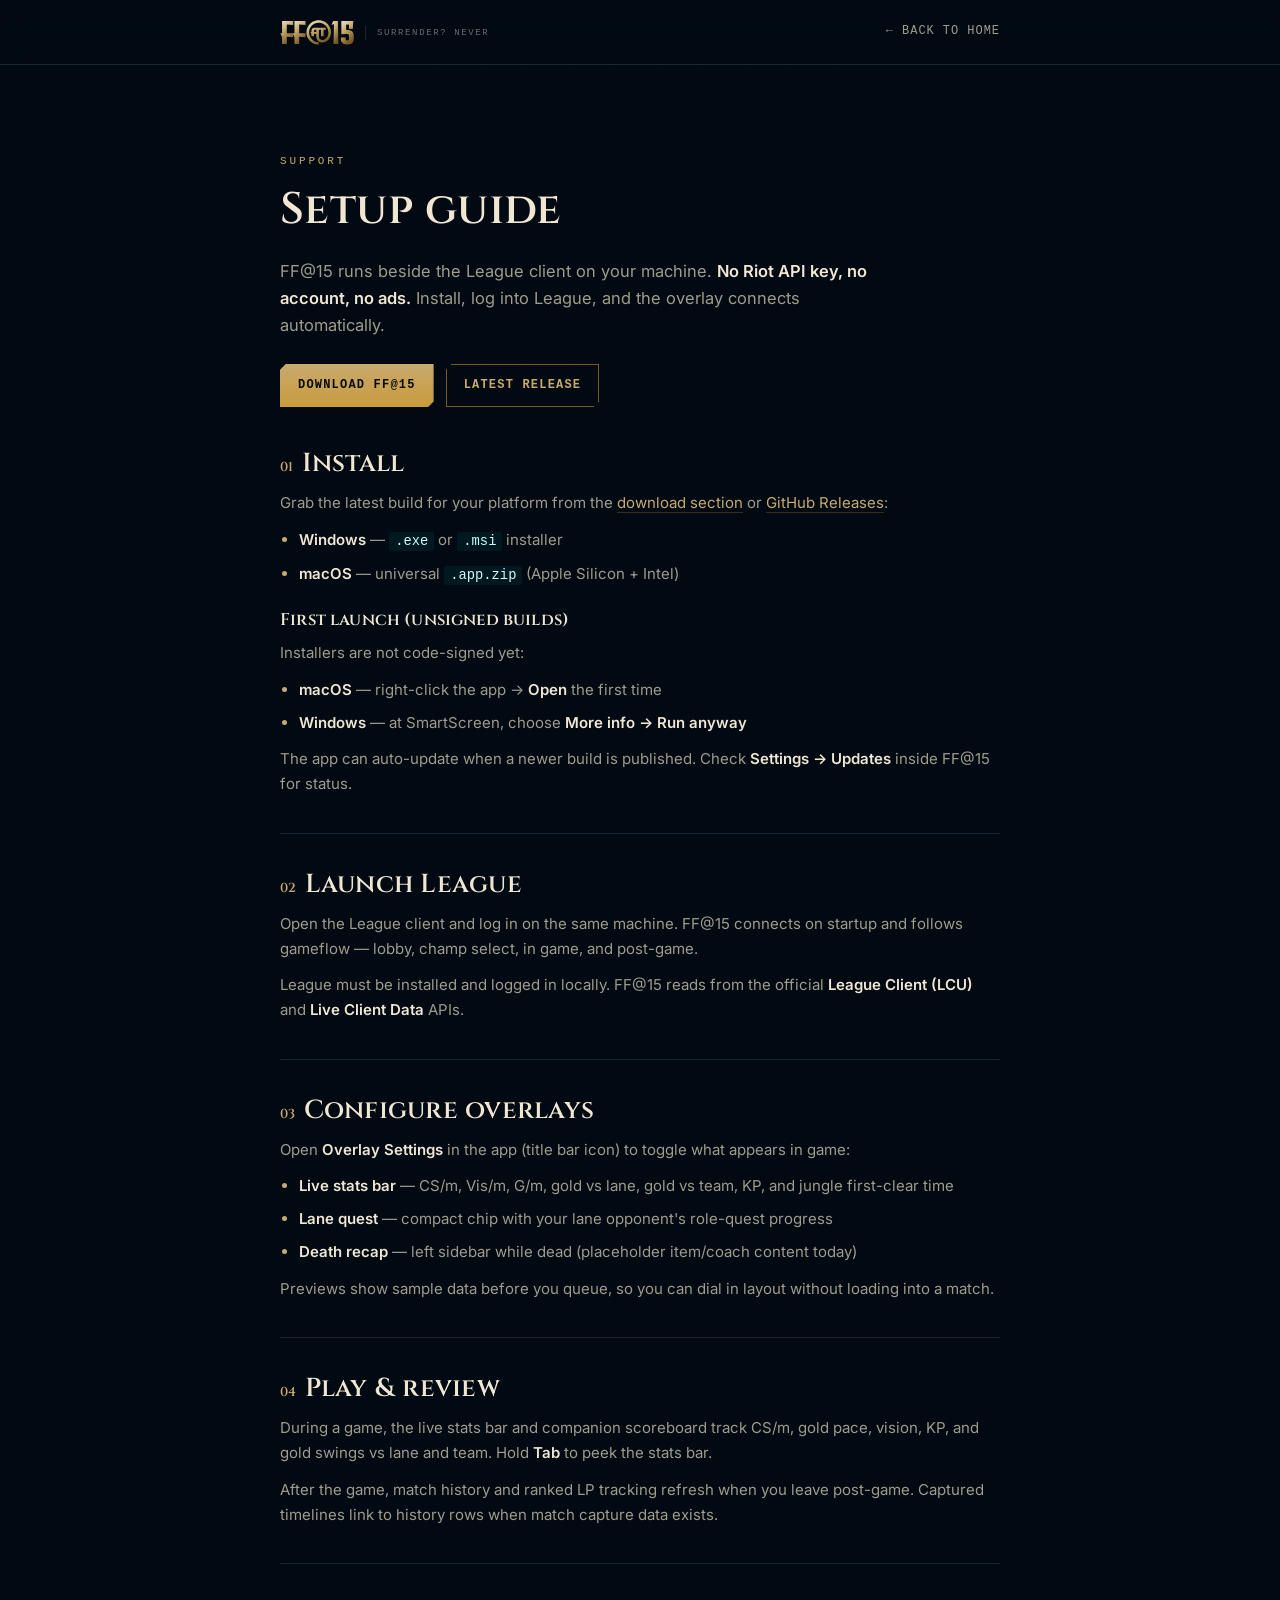
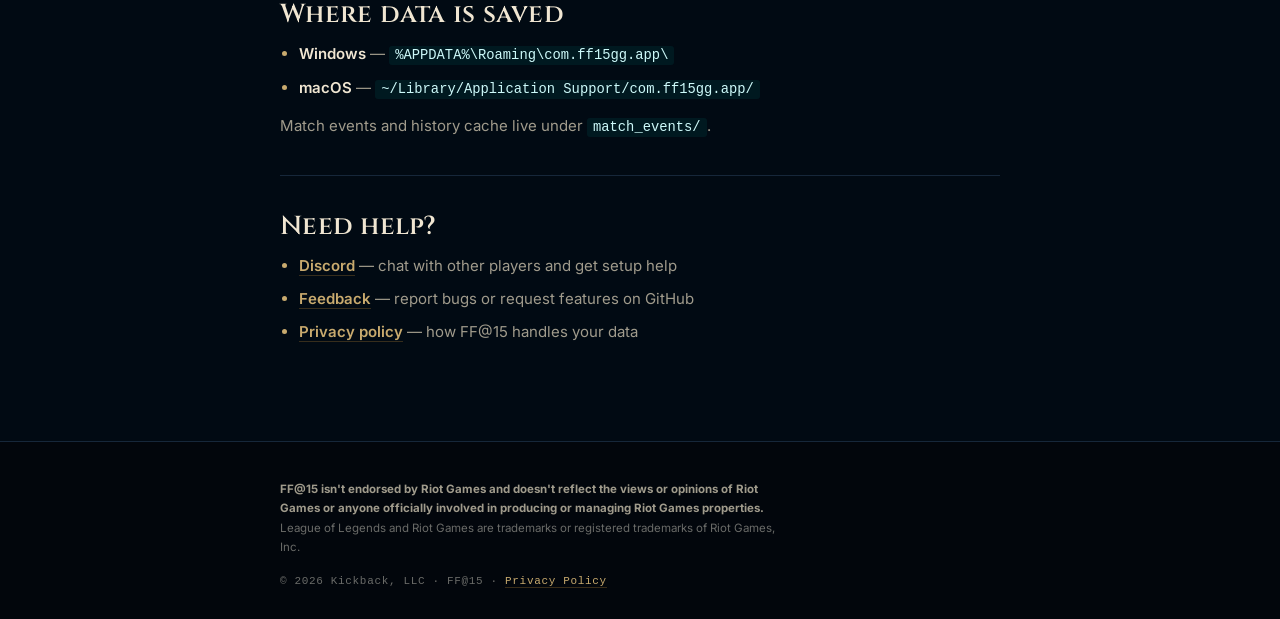
<file: setup.html>
<!doctype html>
<html lang="en">
<head>
<meta charset="utf-8"/>
<meta name="viewport" content="width=device-width,initial-scale=1"/>
<title>Setup Guide · FF@15</title>
<meta name="description" content="Install FF@15, connect to League, and configure your in-game overlays in a few minutes."/>
<meta name="theme-color" content="#010A13"/>
<link rel="canonical" href="https://ff15gg.com/setup.html"/>
<meta property="og:type" content="website"/>
<meta property="og:site_name" content="FF@15"/>
<meta property="og:url" content="https://ff15gg.com/setup.html"/>
<meta property="og:title" content="Setup Guide · FF@15"/>
<meta property="og:description" content="Install FF@15, connect to League, and configure your in-game overlays."/>
<link rel="stylesheet" href="/assets/ff15-tokens.css"/>
<style>
  :root{ --bg-2:#02060c; }
  *{box-sizing:border-box;margin:0;padding:0}
  html{scroll-behavior:smooth}
  body{background:var(--bg);color:var(--fg);font-family:var(--fb);line-height:1.65;-webkit-font-smoothing:antialiased}
  body::before{content:"";position:fixed;inset:0;pointer-events:none;z-index:0;opacity:.35;
    background:linear-gradient(transparent 96%,rgba(120,90,40,.05) 96%) 0 0/100% 44px,
      linear-gradient(90deg,transparent 96%,rgba(120,90,40,.05) 96%) 0 0/44px 100%;
    mask:radial-gradient(140% 70% at 50% 0%,#000,transparent 78%)}
  .wrap{max-width:800px;margin:0 auto;padding:0 clamp(18px,4vw,40px);position:relative;z-index:1}
  a{color:var(--gold);text-decoration:none;border-bottom:1px solid rgba(120,90,40,.45);transition:color .15s,border-color .15s}
  a:hover{color:var(--blue);border-bottom-color:rgba(10,200,185,.5)}
  h1,h2,h3{font-family:var(--fd);font-weight:600;letter-spacing:.01em;line-height:1.15;text-wrap:balance}
  .kicker{font-family:var(--fm);font-size:11px;letter-spacing:.26em;text-transform:uppercase;color:var(--gold)}

  header.nav{position:sticky;top:0;z-index:50;backdrop-filter:blur(12px);-webkit-backdrop-filter:blur(12px);
    background:linear-gradient(180deg,rgba(1,10,19,.92),rgba(1,10,19,.62));border-bottom:1px solid var(--line)}
  .nav-in{display:flex;align-items:center;gap:22px;height:64px}
  .brand{display:flex;align-items:center;gap:11px;color:inherit;text-decoration:none;border:0}
  .brand .logo{width:74px;height:25px;display:block}
  .brand .tag{font-family:var(--fm);font-size:9px;letter-spacing:.18em;color:var(--dim);text-transform:uppercase;
    border-left:1px solid var(--line);padding-left:11px;margin-top:2px}
  .nav-back{margin-left:auto;font-family:var(--fm);font-size:12px;letter-spacing:.08em;color:var(--muted);text-transform:uppercase;border:0}
  .nav-back:hover{color:var(--gold)}

  main{padding:clamp(48px,7vw,80px) 0 clamp(64px,8vw,96px)}
  main h1{font-size:clamp(30px,4.5vw,44px);margin-top:14px}
  .intro{color:var(--muted);font-size:16.5px;margin-top:22px;max-width:62ch}
  .intro b{color:var(--fg);font-weight:600}
  .cta-row{display:flex;gap:12px;flex-wrap:wrap;margin-top:24px}
  .btn{display:inline-flex;align-items:center;gap:8px;font-family:var(--fm);font-size:12px;
    letter-spacing:.1em;text-transform:uppercase;padding:12px 18px;border:0;clip-path:var(--bevel-sm);
    transition:transform .15s,filter .15s;background:linear-gradient(180deg,var(--gold),var(--gold-2));
    color:#0a0a0a;font-weight:700;text-decoration:none;border-bottom:0}
  .btn:hover{transform:translateY(-2px);filter:brightness(1.08);color:#0a0a0a}
  .btn-ghost{background:transparent;color:var(--gold);box-shadow:inset 0 0 0 1px var(--border-gold)}
  .btn-ghost:hover{color:var(--blue)}

  .guide{margin-top:42px}
  .guide section+section{margin-top:36px;padding-top:36px;border-top:1px solid var(--line)}
  .guide h2{font-size:clamp(20px,2.8vw,26px);color:var(--fg)}
  .guide h3{font-size:17px;margin-top:22px;color:var(--fg)}
  .guide p,.guide li{color:var(--muted);font-size:15px;margin-top:12px}
  .guide ul,.guide ol{margin:10px 0 0 1.2em}
  .guide li+li{margin-top:8px}
  .guide li::marker{color:var(--gold)}
  .guide strong{color:var(--fg);font-weight:600}
  .guide code{font-family:var(--fm);font-size:.92em;color:var(--blue-light,#CDFAFA);background:rgba(10,200,185,.08);padding:2px 6px;border-radius:3px}
  .step-no{font-family:var(--fd);font-size:13px;color:var(--gold);display:inline-block;margin-right:8px}

  footer{border-top:1px solid var(--line);background:var(--bg-2);padding:38px 0 34px}
  .foot-note{color:var(--dim);font-size:11.5px;line-height:1.7;max-width:72ch}
  .foot-note b{color:var(--muted)}
  .copy{margin-top:14px;font-family:var(--fm);font-size:11px;letter-spacing:.06em;color:var(--dim)}
</style>
</head>
<body>

<svg width="0" height="0" style="position:absolute" aria-hidden="true">
  <defs>
    <linearGradient id="lg" x1="0" y1="0" x2="0.45" y2="1">
      <stop offset="0" stop-color="#F0E6D2"/><stop offset="0.45" stop-color="#C8AA6E"/><stop offset="1" stop-color="#785A28"/>
    </linearGradient>
    <symbol id="ff15" viewBox="0 0 179 60">
      <g transform="translate(0.8203,-9)" fill="url(#lg)" fill-rule="evenodd">
        <polygon points="30.9375 20.7109375 15.703125 19.65625 15.703125 40.671875 30.9375 40.671875 30.9375 50.359375 15.703125 49.3046875 15.703125 67 4.21875 67 4.21875 50.359375 0 40.671875 4.21875 40.671875 4.21875 11.0234375 30.9375 11.0234375"/>
        <polygon points="60.859375 20.7109375 45.625 19.65625 45.625 40.671875 60.859375 40.671875 60.859375 50.359375 45.625 49.3046875 45.625 67 34.140625 67 34.140625 50.359375 29.921875 40.671875 34.140625 40.671875 34.140625 11.0234375 60.859375 11.0234375"/>
        <path d="M92.8515625,9.1484375 C98.3203125,9.1484375 103.300781,10.4895833 107.792969,13.171875 C112.285156,15.8541667 115.865885,19.4414062 118.535156,23.9335938 C121.204427,28.4257812 122.539062,33.3932292 122.539062,38.8359375 C122.539062,41.9088542 122.19401,44.6041667 121.503906,46.921875 C120.813802,49.2395833 119.960938,51.21875 118.945312,52.859375 C117.929688,54.5 116.888021,55.8411458 115.820312,56.8828125 C113.867188,58.8880208 111.660156,60.4309896 109.199219,61.5117188 C106.738281,62.5924479 104.205729,63.1328125 101.601562,63.1328125 C97.6432292,63.1328125 94.2447917,61.8697917 91.40625,59.34375 C88.4635417,56.5833333 86.9791667,52.8984375 86.953125,48.2890625 L86.953125,42.6640625 L81.6015625,42.3125 L81.5625,42.3125 L81.5625,48.2890625 L75.234375,48.2890625 L75.234375,42.8984375 L72.8515625,37.546875 L75.234375,37.546875 L75.234375,34.4609375 C75.234375,32.5338542 75.8984375,30.8802083 77.2265625,29.5 C78.5546875,28.1197917 80.4296875,27.4296875 82.8515625,27.4296875 L109.765625,27.4296875 L109.765625,32.8203125 L104.6875,32.2734375 L104.6875,48.2890625 L98.3203125,48.2890625 L98.3203125,32.1953125 L93.3203125,32.7421875 L93.3203125,48.2109375 C93.3203125,50.2942708 93.7304688,51.9934896 94.5507812,53.3085938 C95.3710938,54.6236979 96.4192708,55.59375 97.6953125,56.21875 C98.9713542,56.84375 100.273438,57.15625 101.601562,57.15625 C103.346354,57.15625 105.052083,56.7135417 106.71875,55.828125 C108.385417,54.9427083 109.895833,53.8098958 111.25,52.4296875 C112.005208,51.6744792 112.753906,50.6848958 113.496094,49.4609375 C114.238281,48.2369792 114.863281,46.7526042 115.371094,45.0078125 C115.878906,43.2630208 116.132812,41.2057292 116.132812,38.8359375 C116.132812,34.5651042 115.084635,30.6328125 112.988281,27.0390625 C110.891927,23.4453125 108.079427,20.5611979 104.550781,18.3867188 C101.022135,16.2122396 97.1223958,15.125 92.8515625,15.125 C88.5807292,15.125 84.6875,16.2122396 81.171875,18.3867188 C77.65625,20.5611979 74.8502604,23.4453125 72.7539062,27.0390625 C70.6575521,30.6328125 69.609375,34.5651042 69.609375,38.8359375 C69.609375,43.1328125 70.6575521,47.078125 72.7539062,50.671875 C74.8502604,54.265625 77.65625,57.1497396 81.171875,59.3242188 C84.6875,61.4986979 88.5807292,62.5859375 92.8515625,62.5859375 L92.8515625,68.5234375 C87.4088542,68.5234375 82.4414062,67.1888021 77.9492188,64.5195312 C73.4570312,61.8502604 69.8697917,58.2695312 67.1875,53.7773438 C64.5052083,49.2851562 63.1640625,44.3046875 63.1640625,38.8359375 C63.1640625,33.3932292 64.5052083,28.4257812 67.1875,23.9335938 C69.8697917,19.4414062 73.4570312,15.8541667 77.9492188,13.171875 C82.4414062,10.4895833 87.4088542,9.1484375 92.8515625,9.1484375 Z M81.5625,37.546875 L86.953125,37.546875 L86.953125,32.6640625 L86.9140625,32.6640625 C86.3151042,32.6380208 85.7682292,32.625 85.2734375,32.625 C83.9192708,32.625 82.9947917,32.7552083 82.5,33.015625 C81.875,33.3541667 81.5625,34.34375 81.5625,35.984375 L81.5625,37.546875 Z"/>
        <polygon points="127.851562 11.0234375 139.335938 11.0234375 140.234375 67 128.789062 67 129.6875 18.6796875 123.632812 20.7109375 127.851562 11.0625"/>
        <path d="M177.578125,45.90625 L177.578125,55.984375 C177.447917,58.2239583 176.822917,60.2421875 175.703125,62.0390625 C174.583333,63.8359375 173.020833,65.2617188 171.015625,66.3164062 C169.010417,67.3710938 166.614583,67.8984375 163.828125,67.8984375 L160.078125,67.8984375 C157.1875,67.8984375 154.713542,67.3255208 152.65625,66.1796875 C150.598958,65.0338542 149.029948,63.5104167 147.949219,61.609375 C146.86849,59.7083333 146.328125,57.5729167 146.328125,55.203125 L146.328125,51.21875 L158.007812,51.21875 L158.046875,55.203125 C158.229167,56.296875 158.613281,57.0716146 159.199219,57.5273438 C159.785156,57.9830729 160.703125,58.2630208 161.953125,58.3671875 C163.802083,58.2630208 164.973958,57.6640625 165.46875,56.5703125 C165.885417,55.5807292 166.09375,53.8619792 166.09375,51.4140625 L166.09375,49.4609375 C166.09375,47.0651042 165.846354,45.359375 165.351562,44.34375 C164.856771,43.328125 163.606771,42.7942708 161.601562,42.7421875 L161.5625,42.703125 L159.257812,42.703125 L147.578125,43.171875 L147.578125,11.0234375 L176.523438,11.0234375 L175.15625,30.5546875 L166.015625,29.8515625 L166.132812,20.203125 L159.257812,19.6953125 L159.257812,33.2109375 L163.828125,33.2109375 C166.71875,33.2109375 169.192708,33.7838542 171.25,34.9296875 C173.307292,36.0755208 174.876302,37.6054688 175.957031,39.5195312 C177.03776,41.4335938 177.578125,43.5625 177.578125,45.90625 Z"/>
      </g>
    </symbol>
  </defs>
</svg>

<header class="nav">
  <div class="wrap nav-in">
    <a class="brand" href="/" aria-label="FF@15 home">
      <svg class="logo"><use href="#ff15"/></svg>
      <span class="tag">Surrender? Never</span>
    </a>
    <a class="nav-back" href="/">← Back to home</a>
  </div>
</header>

<main>
  <div class="wrap">
    <span class="kicker">Support</span>
    <h1>Setup guide</h1>
    <p class="intro">FF@15 runs beside the League client on your machine. <b>No Riot API key, no account, no ads.</b> Install, log into League, and the overlay connects automatically.</p>
    <div class="cta-row">
      <a class="btn" href="/#download">Download FF@15</a>
      <a class="btn btn-ghost" href="https://github.com/troytc/ff15-releases/releases/latest" target="_blank" rel="noopener">Latest release</a>
    </div>

    <div class="guide">
      <section>
        <h2><span class="step-no">01</span>Install</h2>
        <p>Grab the latest build for your platform from the <a href="/#download">download section</a> or <a href="https://github.com/troytc/ff15-releases/releases/latest" target="_blank" rel="noopener">GitHub Releases</a>:</p>
        <ul>
          <li><strong>Windows</strong> — <code>.exe</code> or <code>.msi</code> installer</li>
          <li><strong>macOS</strong> — universal <code>.app.zip</code> (Apple Silicon + Intel)</li>
        </ul>
        <h3>First launch (unsigned builds)</h3>
        <p>Installers are not code-signed yet:</p>
        <ul>
          <li><strong>macOS</strong> — right-click the app → <strong>Open</strong> the first time</li>
          <li><strong>Windows</strong> — at SmartScreen, choose <strong>More info → Run anyway</strong></li>
        </ul>
        <p>The app can auto-update when a newer build is published. Check <strong>Settings → Updates</strong> inside FF@15 for status.</p>
      </section>

      <section>
        <h2><span class="step-no">02</span>Launch League</h2>
        <p>Open the League client and log in on the same machine. FF@15 connects on startup and follows gameflow — lobby, champ select, in game, and post-game.</p>
        <p>League must be installed and logged in locally. FF@15 reads from the official <strong>League Client (LCU)</strong> and <strong>Live Client Data</strong> APIs.</p>
      </section>

      <section>
        <h2><span class="step-no">03</span>Configure overlays</h2>
        <p>Open <strong>Overlay Settings</strong> in the app (title bar icon) to toggle what appears in game:</p>
        <ul>
          <li><strong>Live stats bar</strong> — CS/m, Vis/m, G/m, gold vs lane, gold vs team, KP, and jungle first-clear time</li>
          <li><strong>Lane quest</strong> — compact chip with your lane opponent's role-quest progress</li>
          <li><strong>Death recap</strong> — left sidebar while dead (placeholder item/coach content today)</li>
        </ul>
        <p>Previews show sample data before you queue, so you can dial in layout without loading into a match.</p>
      </section>

      <section>
        <h2><span class="step-no">04</span>Play &amp; review</h2>
        <p>During a game, the live stats bar and companion scoreboard track CS/m, gold pace, vision, KP, and gold swings vs lane and team. Hold <strong>Tab</strong> to peek the stats bar.</p>
        <p>After the game, match history and ranked LP tracking refresh when you leave post-game. Captured timelines link to history rows when match capture data exists.</p>
      </section>

      <section>
        <h2>Where data is saved</h2>
        <ul>
          <li><strong>Windows</strong> — <code>%APPDATA%\Roaming\com.ff15gg.app\</code></li>
          <li><strong>macOS</strong> — <code>~/Library/Application Support/com.ff15gg.app/</code></li>
        </ul>
        <p>Match events and history cache live under <code>match_events/</code>.</p>
      </section>

      <section id="help">
        <h2>Need help?</h2>
        <ul>
          <li><strong><a href="https://discord.gg/ff15" target="_blank" rel="noopener">Discord</a></strong> — chat with other players and get setup help</li>
          <li><strong><a href="https://github.com/troytc/ff15-releases/issues/new" target="_blank" rel="noopener">Feedback</a></strong> — report bugs or request features on GitHub</li>
          <li><strong><a href="/privacy.html">Privacy policy</a></strong> — how FF@15 handles your data</li>
        </ul>
      </section>
    </div>
  </div>
</main>

<footer>
  <div class="wrap">
    <p class="foot-note"><b>FF@15 isn't endorsed by Riot Games and doesn't reflect the views or opinions of Riot Games or anyone officially involved in producing or managing Riot Games properties.</b> League of Legends and Riot Games are trademarks or registered trademarks of Riot Games, Inc.</p>
    <p class="copy">© 2026 Kickback, LLC · FF@15 · <a href="/privacy.html">Privacy Policy</a></p>
  </div>
</footer>

</body>
</html>
</file>
<file: assets/ff15-tokens.css>
/* FF@15 Hextech tokens — synced with troytc/ff15 src/lib/styles/ff15.css */
@import url("https://fonts.googleapis.com/css2?family=Cinzel:wght@500;600;700&family=Inter:wght@400;500;600;700&display=swap");

:root {
  --bg: #010a13;
  --surface: #0a1428;
  --surface-2: #0b1a2b;
  --teal: #0a323c;
  --ink: #06101c;
  --line: #16273a;
  --line-2: #1e3346;
  --line-gold: #463714;
  --border-gold: #785a28;
  --fg: #f0e6d2;
  --muted: #a09b8c;
  --dim: #6a6b68;
  --gold: #c8aa6e;
  --gold-2: #c89b3c;
  --gold-bright: #f0e6d2;
  --blue: #0ac8b9;
  --blue-deep: #0397ab;
  --blue-light: #cdfafa;
  --ahead: #0ac8b9;
  --behind: #e84057;
  --pace: #c8aa6e;
  --ahead-ink: #08231f;
  --behind-ink: #2a0e13;
  --pace-ink: #241b07;
  --fd: "Cinzel", "Trajan Pro", "Optima", "Palatino Linotype", Georgia, serif;
  --fb: "Inter", -apple-system, BlinkMacSystemFont, "Segoe UI", system-ui, sans-serif;
  --fm: ui-monospace, "SF Mono", "DIN Next", Menlo, monospace;
  --hex-bevel: 11px;
  --hex-border: 1px;
  --bevel: polygon(
    var(--hex-bevel) 0,
    100% 0,
    100% calc(100% - var(--hex-bevel)),
    calc(100% - var(--hex-bevel)) 100%,
    0 100%,
    0 var(--hex-bevel)
  );
  --bevel-in: polygon(
    calc(var(--hex-bevel) - var(--hex-border)) 0,
    100% 0,
    100% calc(100% - var(--hex-bevel) + var(--hex-border)),
    calc(100% - var(--hex-bevel) + var(--hex-border)) 100%,
    0 100%,
    0 calc(var(--hex-bevel) - var(--hex-border))
  );
  --btn-bevel: 6px;
  --btn-border: 1px;
  --bevel-btn: polygon(
    var(--btn-bevel) 0,
    100% 0,
    100% calc(100% - var(--btn-bevel)),
    calc(100% - var(--btn-bevel)) 100%,
    0 100%,
    0 var(--btn-bevel)
  );
  --bevel-sm: var(--bevel-btn);
}

.hex {
  position: relative;
  isolation: isolate;
  background: linear-gradient(180deg, var(--border-gold), #3a2c14);
  clip-path: var(--bevel);
  padding: var(--hex-border);
}

.hex-in {
  position: relative;
  background: linear-gradient(180deg, rgba(10, 30, 48, 0.96), rgba(6, 16, 28, 0.98));
  height: 100%;
  clip-path: var(--bevel-in);
  overflow: hidden;
}

.eyebrow,
.kicker {
  font-family: var(--fm);
  font-size: 10px;
  letter-spacing: 0.28em;
  text-transform: uppercase;
  color: var(--muted);
}

.c-ahead { color: var(--ahead); }
.c-behind { color: var(--behind); }
.c-pace { color: var(--pace); }
.c-gold { color: var(--gold); }
.c-blue { color: var(--blue-light); }
.c-muted { color: var(--muted); }
</file>
